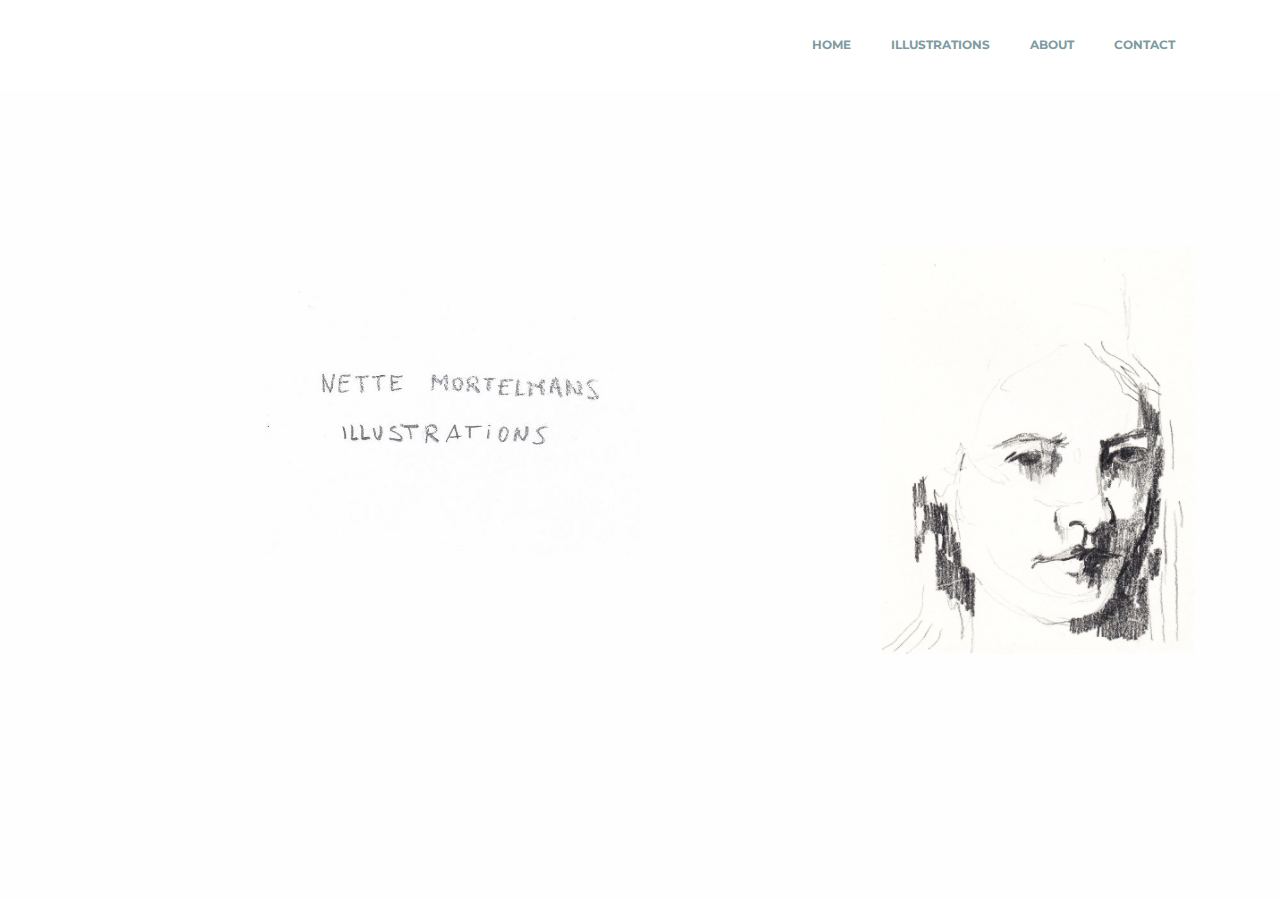
<file: index.html>
<!DOCTYPE html>
<html>
<head>
  <!-- Site made with Mobirise Website Builder v3.10.1, https://mobirise.com -->
  <meta charset="UTF-8">
  <meta http-equiv="X-UA-Compatible" content="IE=edge">
  <meta name="generator" content="Mobirise v3.10.1, mobirise.com">
  <meta name="viewport" content="width=device-width, initial-scale=1">
  <link rel="shortcut icon" href="assets/images/logo.png" type="image/x-icon">
  <meta name="description" content="nette mortelmans, tekeningen, illustraties, illustration, schilderijen, some paintings, muddy water, verdwalen in oude verhalen,  l'escaut blues, splanky rhythm, muziek, luca-school of arts, 2016, 2017">
  <title>Nette Mortelmans</title>
  <link rel="stylesheet" href="https://fonts.googleapis.com/css?family=Lora:400,700,400italic,700italic&amp;subset=latin">
  <link rel="stylesheet" href="https://fonts.googleapis.com/css?family=Montserrat:400,700">
  <link rel="stylesheet" href="https://fonts.googleapis.com/css?family=Raleway:100,100i,200,200i,300,300i,400,400i,500,500i,600,600i,700,700i,800,800i,900,900i">
  <link rel="stylesheet" href="assets/bootstrap-material-design-font/css/material.css">
  <link rel="stylesheet" href="assets/tether/tether.min.css">
  <link rel="stylesheet" href="assets/bootstrap/css/bootstrap.min.css">
  <link rel="stylesheet" href="assets/dropdown/css/style.css">
  <link rel="stylesheet" href="assets/theme/css/style.css">
  <link rel="stylesheet" href="assets/mobirise/css/mbr-additional.css" type="text/css">
  
  
  
</head>
<body>
<section id="ext_menu-12">

    <nav class="navbar navbar-dropdown navbar-fixed-top">
        <div class="container">

            <div class="mbr-table">
                
                <div class="mbr-table-cell">

                    <button class="navbar-toggler pull-xs-right hidden-md-up" type="button" data-toggle="collapse" data-target="#exCollapsingNavbar">
                        <div class="hamburger-icon"></div>
                    </button>

                    <ul class="nav-dropdown collapse pull-xs-right nav navbar-nav navbar-toggleable-sm" id="exCollapsingNavbar"><li class="nav-item"><a class="nav-link link" href="index.html">HOME</a></li><li class="nav-item"><a class="nav-link link" href="page1.html">ILLUSTRATIONS</a></li><li class="nav-item"><a class="nav-link link" href="page2.html">ABOUT</a></li><li class="nav-item"><a class="nav-link link" href="page3.html">CONTACT</a></li></ul>
                    <button hidden="" class="navbar-toggler navbar-close" type="button" data-toggle="collapse" data-target="#exCollapsingNavbar">
                        <div class="close-icon"></div>
                    </button>

                </div>
            </div>

        </div>
    </nav>

</section>

<section class="engine"><a rel="external" href="https://mobirise.com">responsive web creator software</a></section><section class="mbr-section mbr-section-hero mbr-section-full header2 mbr-parallax-background mbr-after-navbar" id="header2-11" style="background-image: url(assets/images/naam-6-2000x1414-37.jpg);">

    

    <div class="mbr-table mbr-table-full">
        <div class="mbr-table-cell">

            <div class="container">
                <div class="mbr-section row">
                    <div class="mbr-table-md-up">
                        
                        
                        

                        <div class="mbr-table-cell col-md-5 content-size text-xs-center text-md-right">

                            

                            <div class="mbr-section-text lead">
                                
                            </div>

                            

                        </div>
                        <div class="mbr-table-cell mbr-valign-top mbr-left-padding-md-up col-md-7 image-size" style="width: 34%;">
                            <div class="mbr-figure"><img src="assets/images/zelfportret-1400x1824-93.jpg"></div>
                        </div>

                    </div>
                </div>
            </div>

        </div>
    </div>

    

</section>


  <script src="assets/web/assets/jquery/jquery.min.js"></script>
  <script src="assets/tether/tether.min.js"></script>
  <script src="assets/bootstrap/js/bootstrap.min.js"></script>
  <script src="assets/smooth-scroll/SmoothScroll.js"></script>
  <script src="assets/jarallax/jarallax.js"></script>
  <script src="assets/dropdown/js/script.min.js"></script>
  <script src="assets/touchSwipe/jquery.touchSwipe.min.js"></script>
  <script src="assets/theme/js/script.js"></script>
  
  
 <div id="scrollToTop" class="scrollToTop mbr-arrow-up"><a style="text-align: center;"><i class="mbr-arrow-up-icon"></i></a></div>
  </body>
</html>
</file>
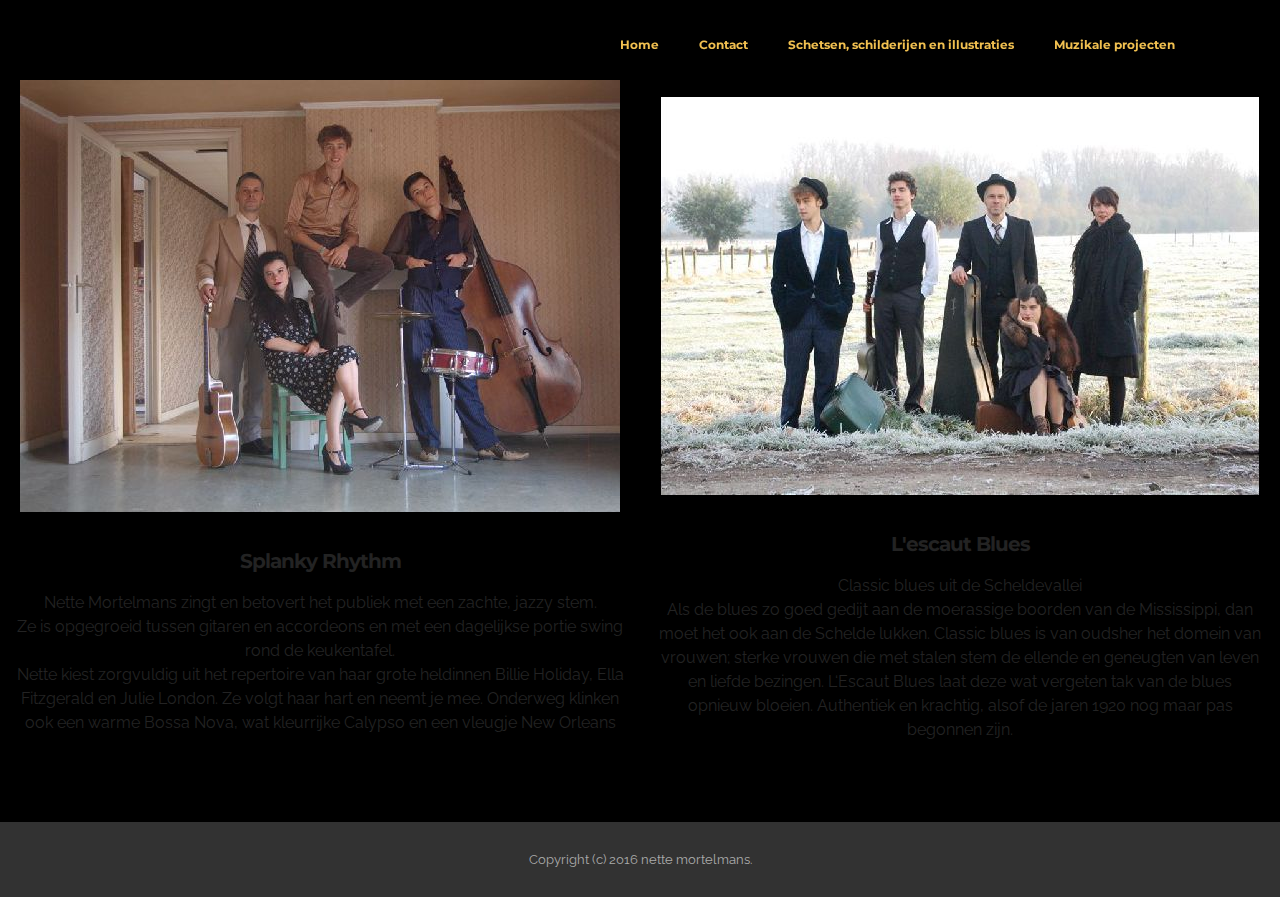
<file: muzikaleprojecten.html>
<!DOCTYPE html>
<html>
<head>
  <!-- Site made with Mobirise Website Builder v3.10.1, https://mobirise.com -->
  <meta charset="UTF-8">
  <meta http-equiv="X-UA-Compatible" content="IE=edge">
  <meta name="generator" content="Mobirise v3.10.1, mobirise.com">
  <meta name="viewport" content="width=device-width, initial-scale=1">
  <link rel="shortcut icon" href="assets/images/logo.png" type="image/x-icon">
  <meta name="description" content="l'escaut blues, splanky rhythm, nette mortelmans, hans mortelmans, anton lambert, joke dedain, michiel dondeyne, natan goessens, swing, classic blues, scheldevallei, 2016">
  <title>muzikale projecten</title>
  <link rel="stylesheet" href="https://fonts.googleapis.com/css?family=Lora:400,700,400italic,700italic&amp;subset=latin">
  <link rel="stylesheet" href="https://fonts.googleapis.com/css?family=Montserrat:400,700">
  <link rel="stylesheet" href="https://fonts.googleapis.com/css?family=Raleway:100,100i,200,200i,300,300i,400,400i,500,500i,600,600i,700,700i,800,800i,900,900i">
  <link rel="stylesheet" href="assets/bootstrap-material-design-font/css/material.css">
  <link rel="stylesheet" href="assets/tether/tether.min.css">
  <link rel="stylesheet" href="assets/bootstrap/css/bootstrap.min.css">
  <link rel="stylesheet" href="assets/dropdown/css/style.css">
  <link rel="stylesheet" href="assets/theme/css/style.css">
  <link rel="stylesheet" href="assets/mobirise/css/mbr-additional.css" type="text/css">
  
  
  
</head>
<body>
<section id="menu-v">

    <nav class="navbar navbar-dropdown bg-color transparent navbar-fixed-top">
        <div class="container">

            <div class="mbr-table">
                
                <div class="mbr-table-cell">

                    <button class="navbar-toggler pull-xs-right hidden-md-up" type="button" data-toggle="collapse" data-target="#exCollapsingNavbar">
                        <div class="hamburger-icon"></div>
                    </button>

                    <ul class="nav-dropdown collapse pull-xs-right nav navbar-nav navbar-toggleable-sm" id="exCollapsingNavbar"><li class="nav-item"><a class="nav-link link" href="https://mobirise.com/"></a></li><li class="nav-item dropdown"><a class="nav-link link" href="index.html" aria-expanded="false">Home</a></li><li class="nav-item"><a class="nav-link link" href="https://mobirise.com/" aria-expanded="false">Contact</a></li><li class="nav-item dropdown"><a class="nav-link link" href="tekeningen,schilderijenenillustraties.html" aria-expanded="false">Schetsen, schilderijen en illustraties</a></li><li class="nav-item dropdown"><a class="nav-link link" href="muzikaleprojecten.html" aria-expanded="false">Muzikale projecten</a></li></ul>
                    <button hidden="" class="navbar-toggler navbar-close" type="button" data-toggle="collapse" data-target="#exCollapsingNavbar">
                        <div class="close-icon"></div>
                    </button>

                </div>
            </div>

        </div>
    </nav>

</section>

<section class="engine"><a rel="external" href="https://mobirise.com">best mobile web site design software download</a></section><section class="mbr-cards mbr-section mbr-section-nopadding mbr-after-navbar" id="features3-x" style="background-color: rgb(0, 0, 0);">

    

    <div class="mbr-cards-row row">
        <div class="mbr-cards-col col-xs-12 col-lg-6" style="padding-top: 80px; padding-bottom: 80px;">
            <div class="container">
              <div class="card cart-block">
                  <div class="card-img"><img src="assets/images/12112387-751411691629944-3183111988185174030-n-600x432-30.jpg" class="card-img-top"></div>
                  <div class="card-block">
                    <h4 class="card-title">Splanky Rhythm</h4>
                    <h5 class="card-subtitle"></h5>
                    <p class="card-text">Nette Mortelmans zingt en betovert het publiek met een zachte, jazzy stem.<br>Ze is opgegroeid tussen gitaren en accordeons en met een dagelijkse portie swing rond de keukentafel.<br>Nette kiest zorgvuldig uit het repertoire van haar grote heldinnen Billie Holiday, Ella Fitzgerald en Julie London. Ze volgt haar hart en neemt je mee. Onderweg klinken ook een warme Bossa Nova, wat kleurrijke Calypso en een vleugje New Orleans</p>
                    
                    </div>
                </div>
            </div>
        </div>
        <div class="mbr-cards-col col-xs-12 col-lg-6" style="padding-top: 80px; padding-bottom: 80px;">
            <div class="container">
                <div class="card cart-block">
                    <div class="card-img"><img src="assets/images/15085668-217604398676454-1765150514871490375-n-600x398-21.jpg" class="card-img-top"></div>
                    <div class="card-block">
                        <h4 class="card-title">L'escaut Blues</h4>
                        <h5 class="card-subtitle"></h5>
                        <p class="card-text">Classic blues uit de Scheldevallei<br><span style="font-size: 1rem; line-height: 1.5;">Als de blues zo goed gedijt aan de moerassige boorden van de Mississippi, dan moet het ook aan de Schelde lukken. Classic blues is van oudsher het domein van vrouwen; sterke vrouwen die met stalen stem de ellende en geneugten van leven en liefde bezingen. L‘Escaut Blues laat deze wat vergeten tak van de blues opnieuw bloeien. Authentiek en krachtig, alsof de jaren 1920 nog maar pas begonnen zijn.</span><br></p>
                        
                    </div>
                </div>
            </div>
        </div>
        
        
        
        
    </div>
</section>

<footer class="mbr-small-footer mbr-section mbr-section-nopadding" id="footer1-u" style="background-color: rgb(50, 50, 50); padding-top: 1.75rem; padding-bottom: 1.75rem;">
    
    <div class="container">
        <p class="text-xs-center">Copyright (c) 2016 nette mortelmans.</p>
    </div>
</footer>


  <script src="assets/web/assets/jquery/jquery.min.js"></script>
  <script src="assets/tether/tether.min.js"></script>
  <script src="assets/bootstrap/js/bootstrap.min.js"></script>
  <script src="assets/smooth-scroll/SmoothScroll.js"></script>
  <script src="assets/dropdown/js/script.min.js"></script>
  <script src="assets/touchSwipe/jquery.touchSwipe.min.js"></script>
  <script src="assets/theme/js/script.js"></script>
  
  
 <div id="scrollToTop" class="scrollToTop mbr-arrow-up"><a style="text-align: center;"><i class="mbr-arrow-up-icon"></i></a></div>
  </body>
</html>
</file>
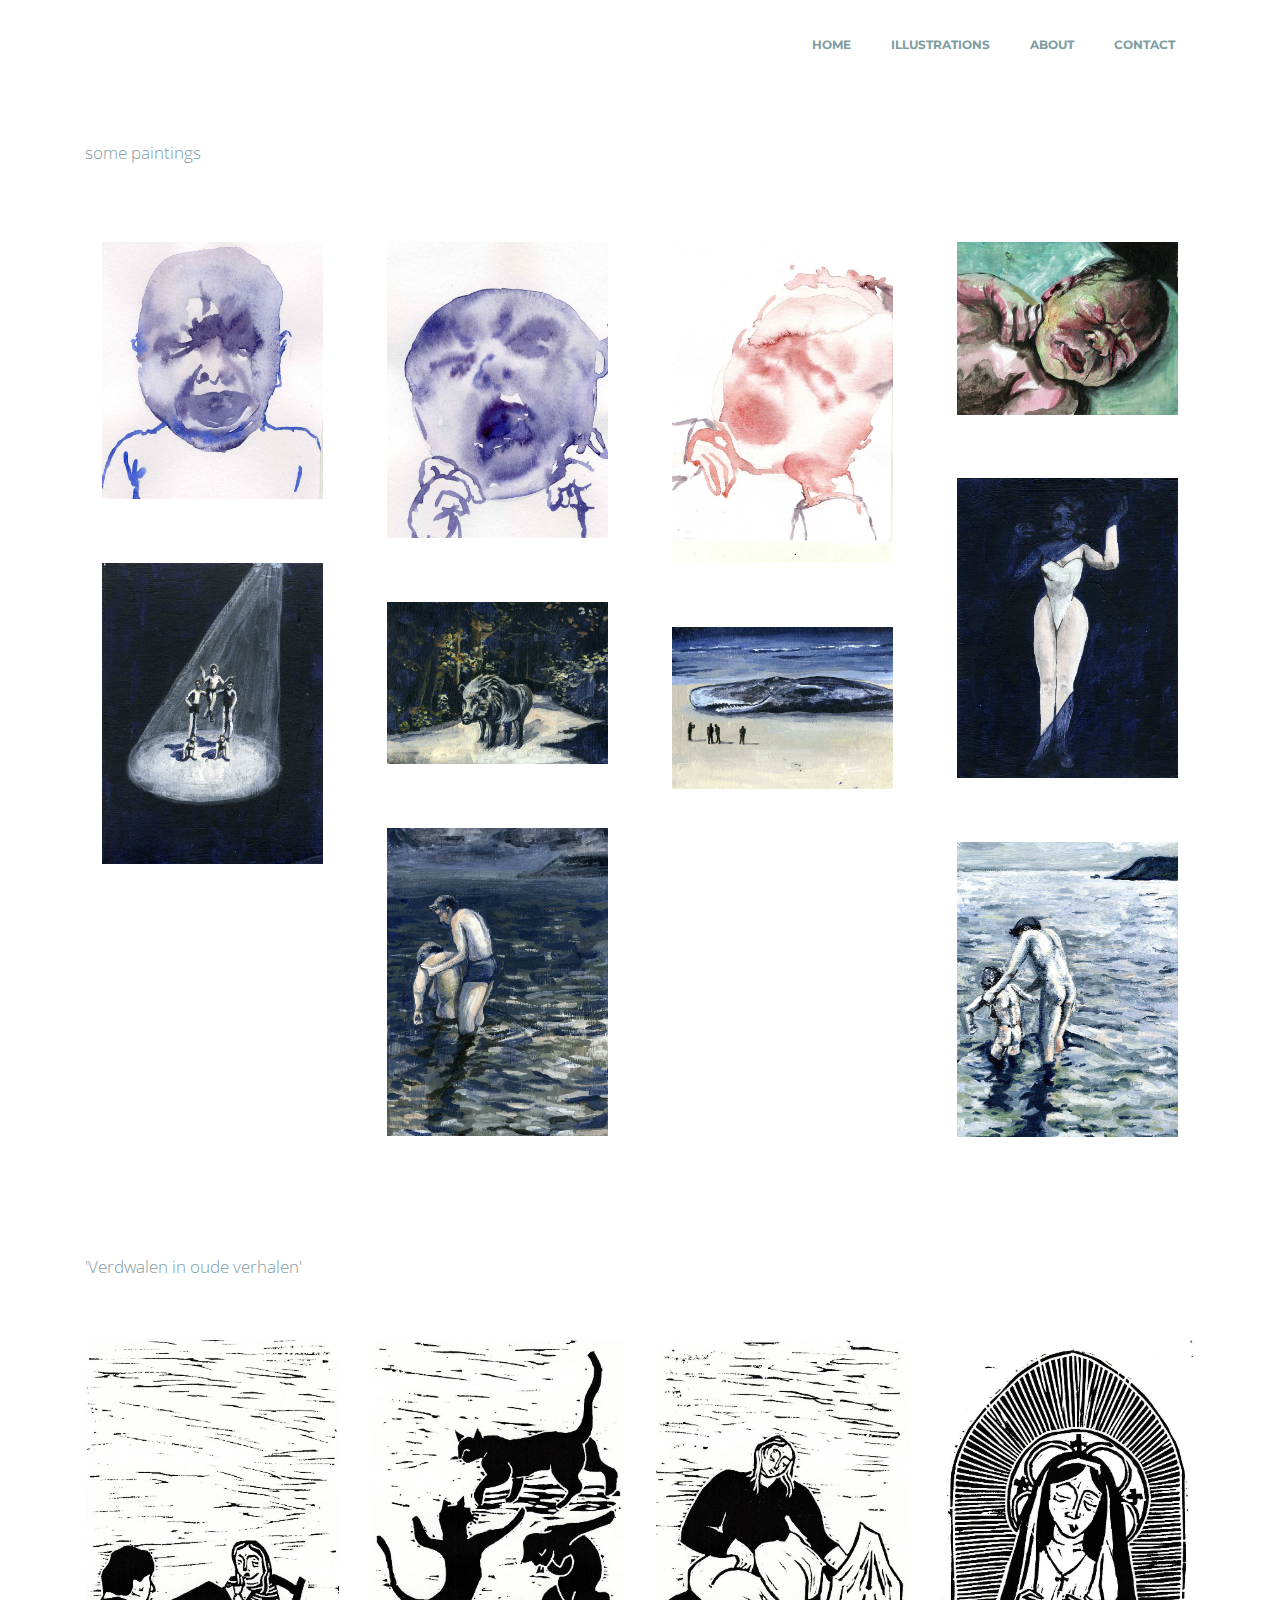
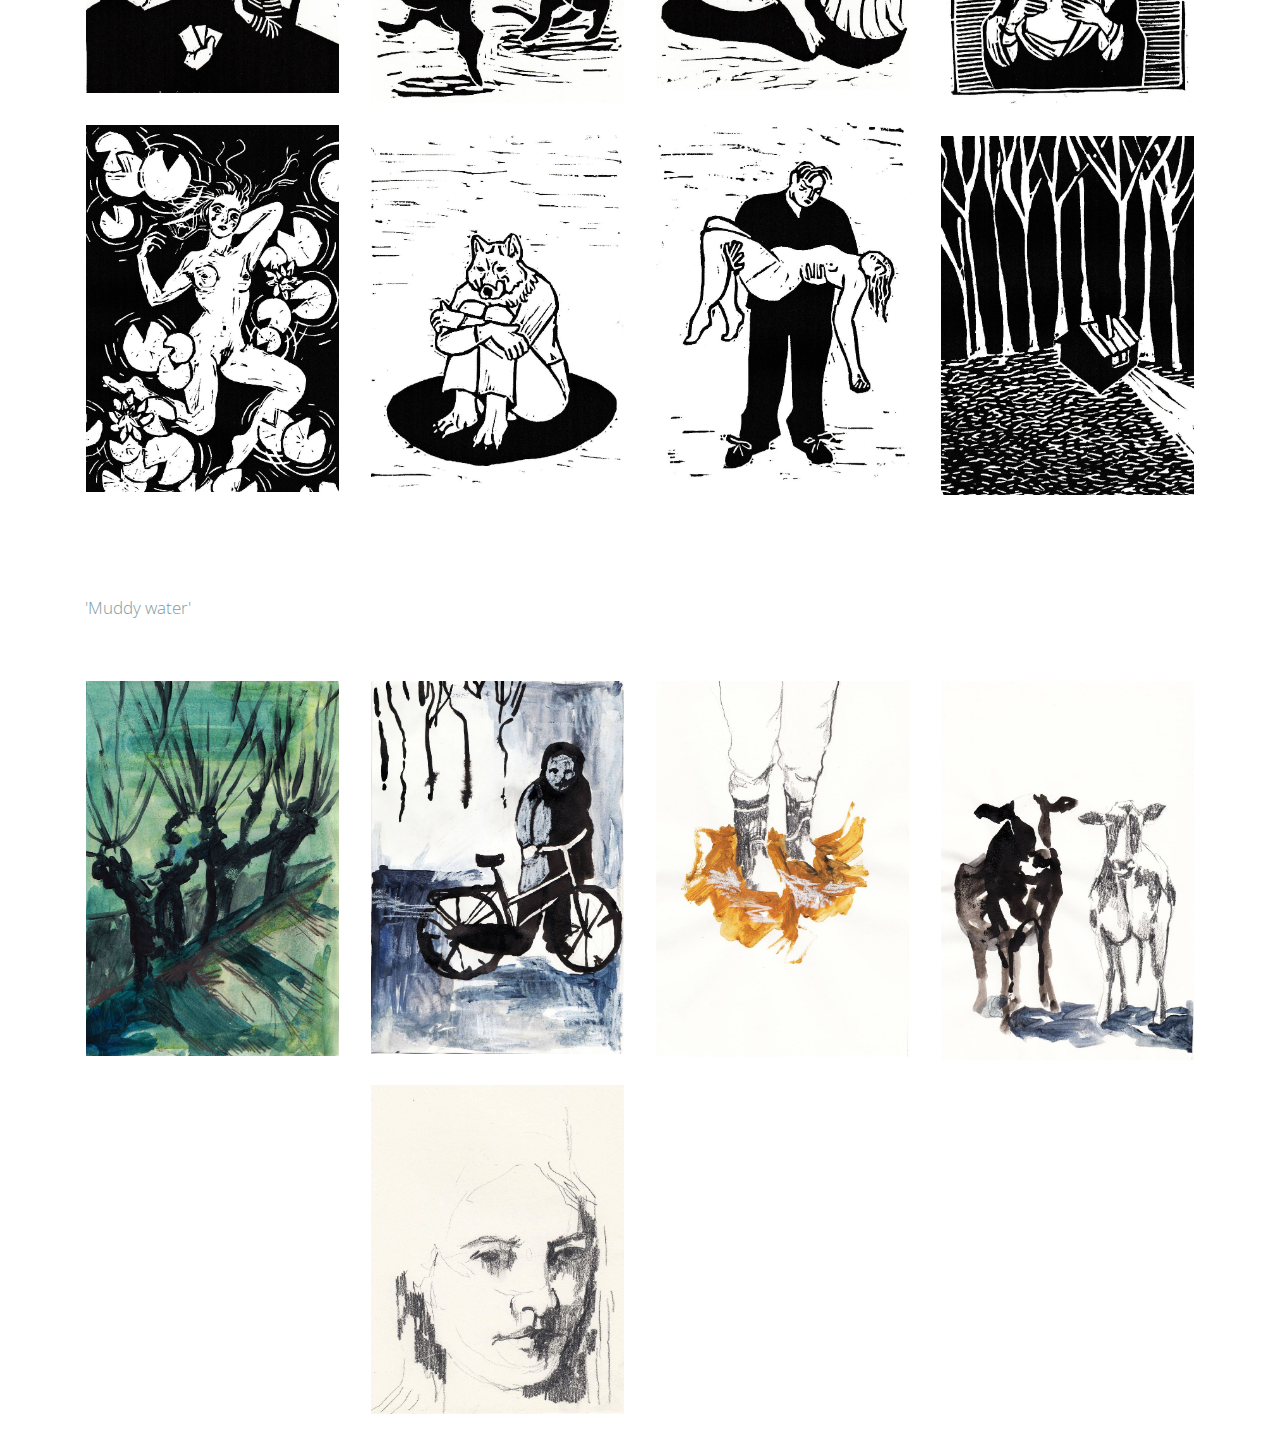
<file: page1.html>
<!DOCTYPE html>
<html>
<head>
  <!-- Site made with Mobirise Website Builder v3.10.1, https://mobirise.com -->
  <meta charset="UTF-8">
  <meta http-equiv="X-UA-Compatible" content="IE=edge">
  <meta name="generator" content="Mobirise v3.10.1, mobirise.com">
  <meta name="viewport" content="width=device-width, initial-scale=1">
  <link rel="shortcut icon" href="assets/images/logo.png" type="image/x-icon">
  <meta name="description" content="nette mortelmans, illustratie, sint-lucas luca school of art, gent">
  
  <link rel="stylesheet" href="https://fonts.googleapis.com/css?family=Lora:400,700,400italic,700italic&amp;subset=latin">
  <link rel="stylesheet" href="https://fonts.googleapis.com/css?family=Montserrat:400,700">
  <link rel="stylesheet" href="https://fonts.googleapis.com/css?family=Raleway:100,100i,200,200i,300,300i,400,400i,500,500i,600,600i,700,700i,800,800i,900,900i">
  <link rel="stylesheet" href="assets/bootstrap-material-design-font/css/material.css">
  <link rel="stylesheet" href="assets/et-line-font-plugin/style.css">
  <link rel="stylesheet" href="assets/tether/tether.min.css">
  <link rel="stylesheet" href="assets/bootstrap/css/bootstrap.min.css">
  <link rel="stylesheet" href="assets/dropdown/css/style.css">
  <link rel="stylesheet" href="assets/theme/css/style.css">
  <link rel="stylesheet" href="assets/mobirise-gallery/style.css">
  <link rel="stylesheet" href="assets/mobirise/css/mbr-additional.css" type="text/css">
  
  
  
</head>
<body>
<section id="ext_menu-1i">

    <nav class="navbar navbar-dropdown navbar-fixed-top">
        <div class="container">

            <div class="mbr-table">
                
                <div class="mbr-table-cell">

                    <button class="navbar-toggler pull-xs-right hidden-md-up" type="button" data-toggle="collapse" data-target="#exCollapsingNavbar">
                        <div class="hamburger-icon"></div>
                    </button>

                    <ul class="nav-dropdown collapse pull-xs-right nav navbar-nav navbar-toggleable-sm" id="exCollapsingNavbar"><li class="nav-item"><a class="nav-link link" href="index.html">HOME</a></li><li class="nav-item"><a class="nav-link link" href="page1.html">ILLUSTRATIONS</a></li><li class="nav-item"><a class="nav-link link" href="page2.html">ABOUT</a></li><li class="nav-item"><a class="nav-link link" href="page3.html">CONTACT</a></li></ul>
                    <button hidden="" class="navbar-toggler navbar-close" type="button" data-toggle="collapse" data-target="#exCollapsingNavbar">
                        <div class="close-icon"></div>
                    </button>

                </div>
            </div>

        </div>
    </nav>

</section>

<section class="engine"><a rel="external" href="https://mobirise.com">easy bootstrap website building software download</a></section><section class="mbr-section article mbr-section__container mbr-after-navbar" id="content1-1j" style="background-color: rgb(255, 255, 255); padding-top: 140px; padding-bottom: 20px;">

    <div class="container">
        <div class="row">
            <div class="col-xs-12 lead"><p>some paintings</p></div>
        </div>
    </div>

</section>

<section class="mbr-gallery mbr-section mbr-section-nopadding mbr-slider-carousel" id="gallery3-1k" data-filter="false" style="background-color: rgb(255, 255, 255); padding-top: 1.5rem; padding-bottom: 1.5rem;">
    <!-- Filter -->
    

    <!-- Gallery -->
    <div class="mbr-gallery-row container">
        <div class=" mbr-gallery-layout-default">
            <div>
                <div>
                    <div class="mbr-gallery-item mbr-gallery-item__mobirise3 mbr-gallery-item--p2" data-tags="Animated" data-video-url="false">
                        <div href="#lb-gallery3-1k" data-slide-to="0" data-toggle="modal">
                            
                            

                            <img alt="" src="assets/images/baby-1-kopie-2000x2331-97-2000x2331-37.jpg">
                            
                            <span class="icon-focus"></span>
                            
                        </div>
                    </div><div class="mbr-gallery-item mbr-gallery-item__mobirise3 mbr-gallery-item--p2" data-tags="Animated" data-video-url="false">
                        <div href="#lb-gallery3-1k" data-slide-to="1" data-toggle="modal">
                            
                            

                            <img alt="" src="assets/images/baby-2-kopie-2000x2685-5-2000x2685-23.jpg">
                            
                            <span class="icon-focus"></span>
                            
                        </div>
                    </div><div class="mbr-gallery-item mbr-gallery-item__mobirise3 mbr-gallery-item--p2" data-tags="Animated" data-video-url="false">
                        <div href="#lb-gallery3-1k" data-slide-to="2" data-toggle="modal">
                            
                            

                            <img alt="" src="assets/images/baby-3-kopie-2000x2904-66-2000x2904-62.jpg">
                            
                            <span class="icon-focus"></span>
                            
                        </div>
                    </div><div class="mbr-gallery-item mbr-gallery-item__mobirise3 mbr-gallery-item--p2" data-tags="Animated" data-video-url="false">
                        <div href="#lb-gallery3-1k" data-slide-to="3" data-toggle="modal">
                            
                            

                            <img alt="" src="assets/images/baby-painting-kopie-2000x1565-28-2000x1565-84.jpg">
                            
                            <span class="icon-focus"></span>
                            
                        </div>
                    </div><div class="mbr-gallery-item mbr-gallery-item__mobirise3 mbr-gallery-item--p2" data-tags="Animated" data-video-url="false">
                        <div href="#lb-gallery3-1k" data-slide-to="4" data-toggle="modal">
                            
                            

                            <img alt="" src="assets/images/circus-1-2000x2715-91-2000x2715-53.jpg">
                            
                            <span class="icon-focus"></span>
                            
                        </div>
                    </div><div class="mbr-gallery-item mbr-gallery-item__mobirise3 mbr-gallery-item--p2" data-tags="Animated" data-video-url="false">
                        <div href="#lb-gallery3-1k" data-slide-to="5" data-toggle="modal">
                            
                            

                            <img alt="" src="assets/images/circus-2-2000x2727-23-2000x2727-64.jpg">
                            
                            <span class="icon-focus"></span>
                            
                        </div>
                    </div><div class="mbr-gallery-item mbr-gallery-item__mobirise3 mbr-gallery-item--p2" data-tags="Animated" data-video-url="false">
                        <div href="#lb-gallery3-1k" data-slide-to="6" data-toggle="modal">
                            
                            

                            <img alt="" src="assets/images/everzwijn-2000x1466-50-2000x1466-44.jpg">
                            
                            <span class="icon-focus"></span>
                            
                        </div>
                    </div><div class="mbr-gallery-item mbr-gallery-item__mobirise3 mbr-gallery-item--p2" data-tags="Animated" data-video-url="false">
                        <div href="#lb-gallery3-1k" data-slide-to="7" data-toggle="modal">
                            
                            

                            <img alt="" src="assets/images/walvis-2000x1471-1-2000x1471-60.jpg">
                            
                            <span class="icon-focus"></span>
                            
                        </div>
                    </div><div class="mbr-gallery-item mbr-gallery-item__mobirise3 mbr-gallery-item--p2" data-tags="Animated" data-video-url="false">
                        <div href="#lb-gallery3-1k" data-slide-to="8" data-toggle="modal">
                            
                            

                            <img alt="" src="assets/images/moeder-en-zoon-2-2000x2793-49-2000x2793-70.jpg">
                            
                            <span class="icon-focus"></span>
                            
                        </div>
                    </div><div class="mbr-gallery-item mbr-gallery-item__mobirise3 mbr-gallery-item--p2" data-tags="Animated" data-video-url="false">
                        <div href="#lb-gallery3-1k" data-slide-to="9" data-toggle="modal">
                            
                            

                            <img alt="" src="assets/images/moeder-en-zoon1-2000x2673-49-2000x2673-41.jpg">
                            
                            <span class="icon-focus"></span>
                            
                        </div>
                    </div>
                </div>
            </div>
            <div class="clearfix"></div>
        </div>
    </div>

    <!-- Lightbox -->
    <div data-app-prevent-settings="" class="mbr-slider modal fade carousel slide" tabindex="-1" data-keyboard="true" data-interval="false" id="lb-gallery3-1k">
        <div class="modal-dialog">
            <div class="modal-content">
                <div class="modal-body">
                    
                    <div class="carousel-inner">
                        <div class="carousel-item">
                            <img alt="" src="assets/images/baby-1-kopie-2000x2331-97.jpg">
                        </div><div class="carousel-item">
                            <img alt="" src="assets/images/baby-2-kopie-2000x2685-5.jpg">
                        </div><div class="carousel-item">
                            <img alt="" src="assets/images/baby-3-kopie-2000x2904-66.jpg">
                        </div><div class="carousel-item">
                            <img alt="" src="assets/images/baby-painting-kopie-2000x1565-28.jpg">
                        </div><div class="carousel-item">
                            <img alt="" src="assets/images/circus-1-2000x2715-91.jpg">
                        </div><div class="carousel-item">
                            <img alt="" src="assets/images/circus-2-2000x2727-23.jpg">
                        </div><div class="carousel-item">
                            <img alt="" src="assets/images/everzwijn-2000x1466-50.jpg">
                        </div><div class="carousel-item">
                            <img alt="" src="assets/images/walvis-2000x1471-1.jpg">
                        </div><div class="carousel-item">
                            <img alt="" src="assets/images/moeder-en-zoon-2-2000x2793-49.jpg">
                        </div><div class="carousel-item active">
                            <img alt="" src="assets/images/moeder-en-zoon1-2000x2673-49.jpg">
                        </div>
                    </div>
                    <a class="left carousel-control" role="button" data-slide="prev" href="#lb-gallery3-1k">
                        <span class="icon-prev" aria-hidden="true"></span>
                        <span class="sr-only">Previous</span>
                    </a>
                    <a class="right carousel-control" role="button" data-slide="next" href="#lb-gallery3-1k">
                        <span class="icon-next" aria-hidden="true"></span>
                        <span class="sr-only">Next</span>
                    </a>

                    <a class="close" href="#" role="button" data-dismiss="modal">
                        <span aria-hidden="true">×</span>
                        <span class="sr-only">Close</span>
                    </a>
                </div>
            </div>
        </div>
    </div>
</section>

<section class="mbr-section article mbr-section__container" id="content1-1m" style="background-color: rgb(255, 255, 255); padding-top: 60px; padding-bottom: 20px;">

    <div class="container">
        <div class="row">
            <div class="col-xs-12 lead">'Verdwalen in oude verhalen'</div>
        </div>
    </div>

</section>

<section class="mbr-gallery mbr-section mbr-section-nopadding mbr-slider-carousel" id="gallery3-1n" data-filter="false" style="background-color: rgb(255, 255, 255); padding-top: 1.5rem; padding-bottom: 1.5rem;">
    <!-- Filter -->
    

    <!-- Gallery -->
    <div class="mbr-gallery-row container">
        <div class=" mbr-gallery-layout-default">
            <div>
                <div>
                    <div class="mbr-gallery-item mbr-gallery-item__mobirise3 mbr-gallery-item--p1" data-tags="Awesome" data-video-url="false">
                        <div href="#lb-gallery3-1n" data-slide-to="0" data-toggle="modal">
                            
                            

                            <img alt="" src="assets/images/klopgeesten-2000x2797-12-2000x2797-78.jpg">
                            
                            <span class="icon-focus"></span>
                            
                        </div>
                    </div><div class="mbr-gallery-item mbr-gallery-item__mobirise3 mbr-gallery-item--p1" data-tags="Awesome" data-video-url="false">
                        <div href="#lb-gallery3-1n" data-slide-to="1" data-toggle="modal">
                            
                            

                            <img alt="" src="assets/images/katten-2000x2871-79-2000x2871-11.jpg">
                            
                            <span class="icon-focus"></span>
                            
                        </div>
                    </div><div class="mbr-gallery-item mbr-gallery-item__mobirise3 mbr-gallery-item--p1" data-tags="Awesome" data-video-url="false">
                        <div href="#lb-gallery3-1n" data-slide-to="2" data-toggle="modal">
                            
                            

                            <img alt="" src="assets/images/kwaaie-oog-2000x2770-78-2000x2770-32.jpg">
                            
                            <span class="icon-focus"></span>
                            
                        </div>
                    </div><div class="mbr-gallery-item mbr-gallery-item__mobirise3 mbr-gallery-item--p1" data-tags="Awesome" data-video-url="false">
                        <div href="#lb-gallery3-1n" data-slide-to="3" data-toggle="modal">
                            
                            

                            <img alt="" src="assets/images/maria-2000x2877-33-2000x2877-8.jpg">
                            
                            <span class="icon-focus"></span>
                            
                        </div>
                    </div><div class="mbr-gallery-item mbr-gallery-item__mobirise3 mbr-gallery-item--p1" data-tags="Awesome" data-video-url="false">
                        <div href="#lb-gallery3-1n" data-slide-to="4" data-toggle="modal">
                            
                            

                            <img alt="" src="assets/images/moord-2000x2842-13-2000x2842-14.jpg">
                            
                            <span class="icon-focus"></span>
                            
                        </div>
                    </div><div class="mbr-gallery-item mbr-gallery-item__mobirise3 mbr-gallery-item--p1" data-tags="Awesome" data-video-url="false">
                        <div href="#lb-gallery3-1n" data-slide-to="5" data-toggle="modal">
                            
                            

                            <img alt="" src="assets/images/waterlelies-2000x2905-30-2000x2905-73.jpg">
                            
                            <span class="icon-focus"></span>
                            
                        </div>
                    </div><div class="mbr-gallery-item mbr-gallery-item__mobirise3 mbr-gallery-item--p1" data-tags="Awesome" data-video-url="false">
                        <div href="#lb-gallery3-1n" data-slide-to="6" data-toggle="modal">
                            
                            

                            <img alt="" src="assets/images/wolf-2000x2782-28-2000x2782-33.jpg">
                            
                            <span class="icon-focus"></span>
                            
                        </div>
                    </div><div class="mbr-gallery-item mbr-gallery-item__mobirise3 mbr-gallery-item--p1" data-tags="Awesome" data-video-url="false">
                        <div href="#lb-gallery3-1n" data-slide-to="7" data-toggle="modal">
                            
                            

                            <img alt="" src="assets/images/ziekenmans-2000x2843-47-2000x2843-73.jpg">
                            
                            <span class="icon-focus"></span>
                            
                        </div>
                    </div>
                </div>
            </div>
            <div class="clearfix"></div>
        </div>
    </div>

    <!-- Lightbox -->
    <div data-app-prevent-settings="" class="mbr-slider modal fade carousel slide" tabindex="-1" data-keyboard="true" data-interval="false" id="lb-gallery3-1n">
        <div class="modal-dialog">
            <div class="modal-content">
                <div class="modal-body">
                    <ol class="carousel-indicators">
                        <li data-app-prevent-settings="" data-target="#lb-gallery3-1n" data-slide-to="0"></li><li data-app-prevent-settings="" data-target="#lb-gallery3-1n" data-slide-to="1"></li><li data-app-prevent-settings="" data-target="#lb-gallery3-1n" data-slide-to="2"></li><li data-app-prevent-settings="" data-target="#lb-gallery3-1n" data-slide-to="3"></li><li data-app-prevent-settings="" data-target="#lb-gallery3-1n" data-slide-to="4"></li><li data-app-prevent-settings="" data-target="#lb-gallery3-1n" data-slide-to="5"></li><li data-app-prevent-settings="" data-target="#lb-gallery3-1n" data-slide-to="6"></li><li data-app-prevent-settings="" data-target="#lb-gallery3-1n" class=" active" data-slide-to="7"></li>
                    </ol>
                    <div class="carousel-inner">
                        <div class="carousel-item">
                            <img alt="" src="assets/images/klopgeesten-2000x2797-12.jpg">
                        </div><div class="carousel-item">
                            <img alt="" src="assets/images/katten-2000x2871-79.jpg">
                        </div><div class="carousel-item">
                            <img alt="" src="assets/images/kwaaie-oog-2000x2770-78.jpg">
                        </div><div class="carousel-item">
                            <img alt="" src="assets/images/maria-2000x2877-33.jpg">
                        </div><div class="carousel-item">
                            <img alt="" src="assets/images/moord-2000x2842-13.jpg">
                        </div><div class="carousel-item">
                            <img alt="" src="assets/images/waterlelies-2000x2905-30.jpg">
                        </div><div class="carousel-item">
                            <img alt="" src="assets/images/wolf-2000x2782-28.jpg">
                        </div><div class="carousel-item active">
                            <img alt="" src="assets/images/ziekenmans-2000x2843-47.jpg">
                        </div>
                    </div>
                    <a class="left carousel-control" role="button" data-slide="prev" href="#lb-gallery3-1n">
                        <span class="icon-prev" aria-hidden="true"></span>
                        <span class="sr-only">Previous</span>
                    </a>
                    <a class="right carousel-control" role="button" data-slide="next" href="#lb-gallery3-1n">
                        <span class="icon-next" aria-hidden="true"></span>
                        <span class="sr-only">Next</span>
                    </a>

                    <a class="close" href="#" role="button" data-dismiss="modal">
                        <span aria-hidden="true">×</span>
                        <span class="sr-only">Close</span>
                    </a>
                </div>
            </div>
        </div>
    </div>
</section>

<section class="mbr-section article mbr-section__container" id="content1-1o" style="background-color: rgb(255, 255, 255); padding-top: 60px; padding-bottom: 20px;">

    <div class="container">
        <div class="row">
            <div class="col-xs-12 lead"><p>'Muddy water'</p></div>
        </div>
    </div>

</section>

<section class="mbr-gallery mbr-section mbr-section-nopadding mbr-slider-carousel" id="gallery3-1p" data-filter="false" style="background-color: rgb(255, 255, 255); padding-top: 1.5rem; padding-bottom: 1.5rem;">
    <!-- Filter -->
    

    <!-- Gallery -->
    <div class="mbr-gallery-row container">
        <div class=" mbr-gallery-layout-default">
            <div>
                <div>
                    <div class="mbr-gallery-item mbr-gallery-item__mobirise3 mbr-gallery-item--p1" data-tags="Awesome" data-video-url="false">
                        <div href="#lb-gallery3-1p" data-slide-to="0" data-toggle="modal">
                            
                            

                            <img alt="" src="assets/images/knotwilgen-beter-hersteld-2000x2968-46-2000x2968-51.jpg">
                            
                            <span class="icon-focus"></span>
                            
                        </div>
                    </div><div class="mbr-gallery-item mbr-gallery-item__mobirise3 mbr-gallery-item--p1" data-tags="Awesome" data-video-url="false">
                        <div href="#lb-gallery3-1p" data-slide-to="1" data-toggle="modal">
                            
                            

                            <img alt="" src="assets/images/fiets-hersteld-2000x2947-15-2000x2947-31.jpg">
                            
                            <span class="icon-focus"></span>
                            
                        </div>
                    </div><div class="mbr-gallery-item mbr-gallery-item__mobirise3 mbr-gallery-item--p1" data-tags="Awesome" data-video-url="false">
                        <div href="#lb-gallery3-1p" data-slide-to="2" data-toggle="modal">
                            
                            

                            <img alt="" src="assets/images/modder-hersteld-2000x2977-57-2000x2977-28.jpg">
                            
                            <span class="icon-focus"></span>
                            
                        </div>
                    </div><div class="mbr-gallery-item mbr-gallery-item__mobirise3 mbr-gallery-item--p1" data-tags="Awesome" data-video-url="false">
                        <div href="#lb-gallery3-1p" data-slide-to="3" data-toggle="modal">
                            
                            

                            <img alt="" src="assets/images/koeien-hersteld-2000x2997-58-2000x2997-27.jpg">
                            
                            <span class="icon-focus"></span>
                            
                        </div>
                    </div><div class="mbr-gallery-item mbr-gallery-item__mobirise3 mbr-gallery-item--p1" data-tags="Awesome" data-video-url="false">
                        <div href="#lb-gallery3-1p" data-slide-to="4" data-toggle="modal">
                            
                            

                            <img alt="" src="assets/images/zelfportret-2000x2606-26-2000x2606-72.jpg">
                            
                            <span class="icon-focus"></span>
                            
                        </div>
                    </div>
                </div>
            </div>
            <div class="clearfix"></div>
        </div>
    </div>

    <!-- Lightbox -->
    <div data-app-prevent-settings="" class="mbr-slider modal fade carousel slide" tabindex="-1" data-keyboard="true" data-interval="false" id="lb-gallery3-1p">
        <div class="modal-dialog">
            <div class="modal-content">
                <div class="modal-body">
                    <ol class="carousel-indicators">
                        <li data-app-prevent-settings="" data-target="#lb-gallery3-1p" data-slide-to="0"></li><li data-app-prevent-settings="" data-target="#lb-gallery3-1p" data-slide-to="1"></li><li data-app-prevent-settings="" data-target="#lb-gallery3-1p" data-slide-to="2"></li><li data-app-prevent-settings="" data-target="#lb-gallery3-1p" data-slide-to="3"></li><li data-app-prevent-settings="" data-target="#lb-gallery3-1p" class=" active" data-slide-to="4"></li>
                    </ol>
                    <div class="carousel-inner">
                        <div class="carousel-item">
                            <img alt="" src="assets/images/knotwilgen-beter-hersteld-2000x2968-46.jpg">
                        </div><div class="carousel-item">
                            <img alt="" src="assets/images/fiets-hersteld-2000x2947-15.jpg">
                        </div><div class="carousel-item">
                            <img alt="" src="assets/images/modder-hersteld-2000x2977-57.jpg">
                        </div><div class="carousel-item">
                            <img alt="" src="assets/images/koeien-hersteld-2000x2997-58.jpg">
                        </div><div class="carousel-item active">
                            <img alt="" src="assets/images/zelfportret-2000x2606-26.jpg">
                        </div>
                    </div>
                    <a class="left carousel-control" role="button" data-slide="prev" href="#lb-gallery3-1p">
                        <span class="icon-prev" aria-hidden="true"></span>
                        <span class="sr-only">Previous</span>
                    </a>
                    <a class="right carousel-control" role="button" data-slide="next" href="#lb-gallery3-1p">
                        <span class="icon-next" aria-hidden="true"></span>
                        <span class="sr-only">Next</span>
                    </a>

                    <a class="close" href="#" role="button" data-dismiss="modal">
                        <span aria-hidden="true">×</span>
                        <span class="sr-only">Close</span>
                    </a>
                </div>
            </div>
        </div>
    </div>
</section>


  <script src="assets/web/assets/jquery/jquery.min.js"></script>
  <script src="assets/tether/tether.min.js"></script>
  <script src="assets/bootstrap/js/bootstrap.min.js"></script>
  <script src="assets/smooth-scroll/SmoothScroll.js"></script>
  <script src="assets/dropdown/js/script.min.js"></script>
  <script src="assets/touchSwipe/jquery.touchSwipe.min.js"></script>
  <script src="assets/masonry/masonry.pkgd.min.js"></script>
  <script src="assets/imagesloaded/imagesloaded.pkgd.min.js"></script>
  <script src="assets/bootstrap-carousel-swipe/bootstrap-carousel-swipe.js"></script>
  <script src="assets/theme/js/script.js"></script>
  <script src="assets/mobirise-gallery/player.min.js"></script>
  <script src="assets/mobirise-gallery/script.js"></script>
  
  
 <div id="scrollToTop" class="scrollToTop mbr-arrow-up"><a style="text-align: center;"><i class="mbr-arrow-up-icon"></i></a></div>
  </body>
</html>
</file>
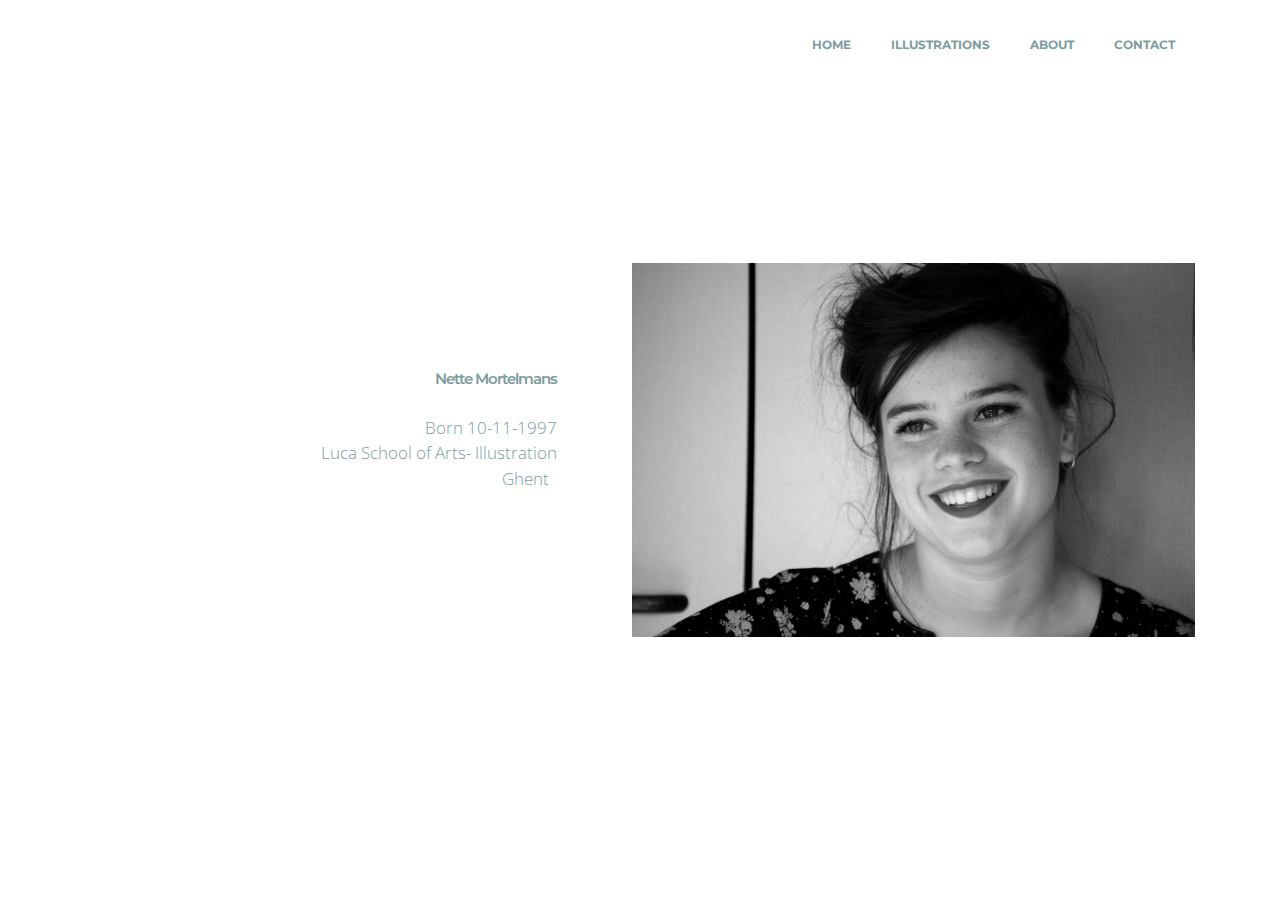
<file: page2.html>
<!DOCTYPE html>
<html>
<head>
  <!-- Site made with Mobirise Website Builder v3.10.1, https://mobirise.com -->
  <meta charset="UTF-8">
  <meta http-equiv="X-UA-Compatible" content="IE=edge">
  <meta name="generator" content="Mobirise v3.10.1, mobirise.com">
  <meta name="viewport" content="width=device-width, initial-scale=1">
  <link rel="shortcut icon" href="assets/images/logo.png" type="image/x-icon">
  <meta name="description" content="nette mortelmans, illustration, illustratie, about">
  
  <link rel="stylesheet" href="https://fonts.googleapis.com/css?family=Lora:400,700,400italic,700italic&amp;subset=latin">
  <link rel="stylesheet" href="https://fonts.googleapis.com/css?family=Montserrat:400,700">
  <link rel="stylesheet" href="https://fonts.googleapis.com/css?family=Raleway:100,100i,200,200i,300,300i,400,400i,500,500i,600,600i,700,700i,800,800i,900,900i">
  <link rel="stylesheet" href="assets/bootstrap-material-design-font/css/material.css">
  <link rel="stylesheet" href="assets/tether/tether.min.css">
  <link rel="stylesheet" href="assets/bootstrap/css/bootstrap.min.css">
  <link rel="stylesheet" href="assets/dropdown/css/style.css">
  <link rel="stylesheet" href="assets/theme/css/style.css">
  <link rel="stylesheet" href="assets/mobirise/css/mbr-additional.css" type="text/css">
  
  
  
</head>
<body>
<section id="ext_menu-1l">

    <nav class="navbar navbar-dropdown navbar-fixed-top">
        <div class="container">

            <div class="mbr-table">
                
                <div class="mbr-table-cell">

                    <button class="navbar-toggler pull-xs-right hidden-md-up" type="button" data-toggle="collapse" data-target="#exCollapsingNavbar">
                        <div class="hamburger-icon"></div>
                    </button>

                    <ul class="nav-dropdown collapse pull-xs-right nav navbar-nav navbar-toggleable-sm" id="exCollapsingNavbar"><li class="nav-item"><a class="nav-link link" href="index.html">HOME</a></li><li class="nav-item"><a class="nav-link link" href="page1.html">ILLUSTRATIONS</a></li><li class="nav-item"><a class="nav-link link" href="page2.html">ABOUT</a></li><li class="nav-item"><a class="nav-link link" href="page3.html">CONTACT</a></li></ul>
                    <button hidden="" class="navbar-toggler navbar-close" type="button" data-toggle="collapse" data-target="#exCollapsingNavbar">
                        <div class="close-icon"></div>
                    </button>

                </div>
            </div>

        </div>
    </nav>

</section>

<section class="engine"><a rel="external" href="https://mobirise.com">drag and drop website development software</a></section><section class="mbr-section mbr-section-hero mbr-section-full header2 mbr-after-navbar" id="header2-1q" style="background-color: rgb(255, 255, 255);">

    

    <div class="mbr-table mbr-table-full">
        <div class="mbr-table-cell">

            <div class="container">
                <div class="mbr-section row">
                    <div class="mbr-table-md-up">
                        
                        
                        

                        <div class="mbr-table-cell col-md-5 content-size text-xs-center text-md-right">

                            <h3 class="mbr-section-title display-2">Nette Mortelmans</h3>

                            <div class="mbr-section-text lead">
                                <p>Born 10-11-1997<br>Luca School of Arts- Illustration<br>Ghent &nbsp;</p>
                            </div>

                            

                        </div>
                        <div class="mbr-table-cell mbr-valign-top mbr-left-padding-md-up col-md-7 image-size" style="width: 56%;">
                            <div class="mbr-figure"><img src="assets/images/dsc-0166-hersteld-2.jpg"></div>
                        </div>

                    </div>
                </div>
            </div>

        </div>
    </div>

    

</section>


  <script src="assets/web/assets/jquery/jquery.min.js"></script>
  <script src="assets/tether/tether.min.js"></script>
  <script src="assets/bootstrap/js/bootstrap.min.js"></script>
  <script src="assets/smooth-scroll/SmoothScroll.js"></script>
  <script src="assets/dropdown/js/script.min.js"></script>
  <script src="assets/touchSwipe/jquery.touchSwipe.min.js"></script>
  <script src="assets/theme/js/script.js"></script>
  
  
 <div id="scrollToTop" class="scrollToTop mbr-arrow-up"><a style="text-align: center;"><i class="mbr-arrow-up-icon"></i></a></div>
  </body>
</html>
</file>
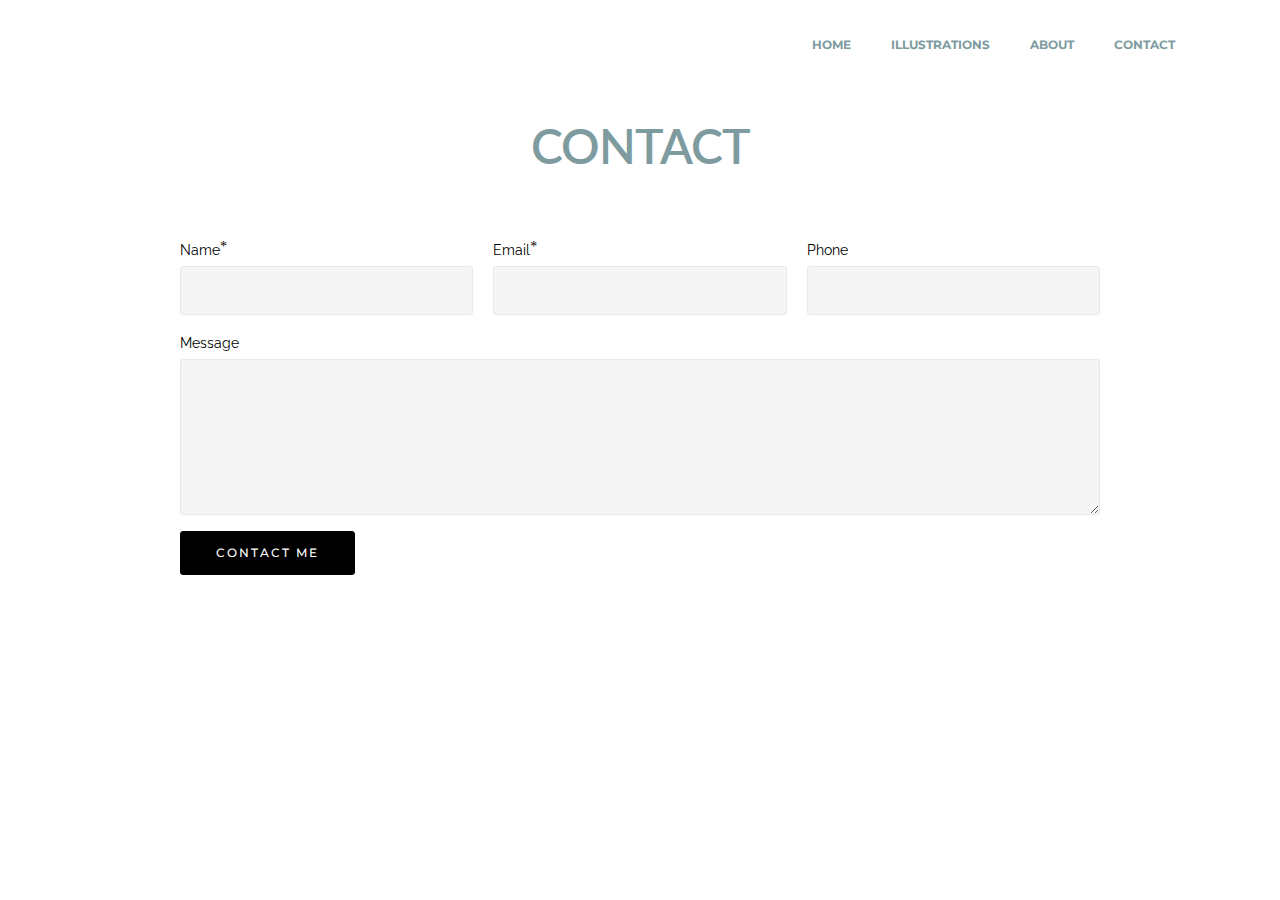
<file: page3.html>
<!DOCTYPE html>
<html>
<head>
  <!-- Site made with Mobirise Website Builder v3.10.1, https://mobirise.com -->
  <meta charset="UTF-8">
  <meta http-equiv="X-UA-Compatible" content="IE=edge">
  <meta name="generator" content="Mobirise v3.10.1, mobirise.com">
  <meta name="viewport" content="width=device-width, initial-scale=1">
  <link rel="shortcut icon" href="assets/images/logo.png" type="image/x-icon">
  <meta name="description" content="nette mortelmans, illustration, contact">
  
  <link rel="stylesheet" href="https://fonts.googleapis.com/css?family=Lora:400,700,400italic,700italic&amp;subset=latin">
  <link rel="stylesheet" href="https://fonts.googleapis.com/css?family=Montserrat:400,700">
  <link rel="stylesheet" href="https://fonts.googleapis.com/css?family=Raleway:100,100i,200,200i,300,300i,400,400i,500,500i,600,600i,700,700i,800,800i,900,900i">
  <link rel="stylesheet" href="assets/bootstrap-material-design-font/css/material.css">
  <link rel="stylesheet" href="assets/tether/tether.min.css">
  <link rel="stylesheet" href="assets/bootstrap/css/bootstrap.min.css">
  <link rel="stylesheet" href="assets/dropdown/css/style.css">
  <link rel="stylesheet" href="assets/theme/css/style.css">
  <link rel="stylesheet" href="assets/mobirise/css/mbr-additional.css" type="text/css">
  
  
  
</head>
<body>
<section id="ext_menu-1r">

    <nav class="navbar navbar-dropdown navbar-fixed-top">
        <div class="container">

            <div class="mbr-table">
                
                <div class="mbr-table-cell">

                    <button class="navbar-toggler pull-xs-right hidden-md-up" type="button" data-toggle="collapse" data-target="#exCollapsingNavbar">
                        <div class="hamburger-icon"></div>
                    </button>

                    <ul class="nav-dropdown collapse pull-xs-right nav navbar-nav navbar-toggleable-sm" id="exCollapsingNavbar"><li class="nav-item"><a class="nav-link link" href="index.html">HOME</a></li><li class="nav-item"><a class="nav-link link" href="page1.html">ILLUSTRATIONS</a></li><li class="nav-item"><a class="nav-link link" href="page2.html">ABOUT</a></li><li class="nav-item"><a class="nav-link link" href="page3.html">CONTACT</a></li></ul>
                    <button hidden="" class="navbar-toggler navbar-close" type="button" data-toggle="collapse" data-target="#exCollapsingNavbar">
                        <div class="close-icon"></div>
                    </button>

                </div>
            </div>

        </div>
    </nav>

</section>

<section class="engine"><a rel="external" href="https://mobirise.com">free website building</a></section><section class="mbr-section mbr-after-navbar" id="form1-27" style="background-color: rgb(255, 255, 255); padding-top: 120px; padding-bottom: 120px;">
    
    <div class="mbr-section mbr-section__container mbr-section__container--middle">
        <div class="container">
            <div class="row">
                <div class="col-xs-12 text-xs-center">
                    <h3 class="mbr-section-title display-2">CONTACT</h3>
                    
                </div>
            </div>
        </div>
    </div>
    <div class="mbr-section mbr-section-nopadding">
        <div class="container">
            <div class="row">
                <div class="col-xs-12 col-lg-10 col-lg-offset-1" data-form-type="formoid">


                    <div data-form-alert="true">
                        <div hidden="" data-form-alert-success="true" class="alert alert-form alert-success text-xs-center">Thanks for filling out form!</div>
                    </div>


                    <form action="https://mobirise.com/" method="post" data-form-title="CONTACT">

                        <input type="hidden" value="KHYN02WkURb3gPV6Xz+k9Rif6tW56ixyoNGFsoEs0FkH4TwZ0f4JY6idHDYJikI9Cw22fYkcjUTY6rsLejDJPbYeAfjtSXlmTpobt7RnWtiz3Fvr140VtMmrUIfekriX" data-form-email="true">

                        <div class="row row-sm-offset">

                            <div class="col-xs-12 col-md-4">
                                <div class="form-group">
                                    <label class="form-control-label" for="form1-27-name">Name<span class="form-asterisk">*</span></label>
                                    <input type="text" class="form-control" name="name" required="" data-form-field="Name" id="form1-27-name">
                                </div>
                            </div>

                            <div class="col-xs-12 col-md-4">
                                <div class="form-group">
                                    <label class="form-control-label" for="form1-27-email">Email<span class="form-asterisk">*</span></label>
                                    <input type="email" class="form-control" name="email" required="" data-form-field="Email" id="form1-27-email">
                                </div>
                            </div>

                            <div class="col-xs-12 col-md-4">
                                <div class="form-group">
                                    <label class="form-control-label" for="form1-27-phone">Phone</label>
                                    <input type="tel" class="form-control" name="phone" data-form-field="Phone" id="form1-27-phone">
                                </div>
                            </div>

                        </div>

                        <div class="form-group">
                            <label class="form-control-label" for="form1-27-message">Message</label>
                            <textarea class="form-control" name="message" rows="7" data-form-field="Message" id="form1-27-message"></textarea>
                        </div>

                        <div><button type="submit" class="btn btn-primary">CONTACT ME</button></div>

                    </form>
                </div>
            </div>
        </div>
    </div>
</section>


  <script src="assets/web/assets/jquery/jquery.min.js"></script>
  <script src="assets/tether/tether.min.js"></script>
  <script src="assets/bootstrap/js/bootstrap.min.js"></script>
  <script src="assets/smooth-scroll/SmoothScroll.js"></script>
  <script src="assets/dropdown/js/script.min.js"></script>
  <script src="assets/touchSwipe/jquery.touchSwipe.min.js"></script>
  <script src="assets/theme/js/script.js"></script>
  <script src="assets/formoid/formoid.min.js"></script>
  
  
 <div id="scrollToTop" class="scrollToTop mbr-arrow-up"><a style="text-align: center;"><i class="mbr-arrow-up-icon"></i></a></div>
  </body>
</html>
</file>
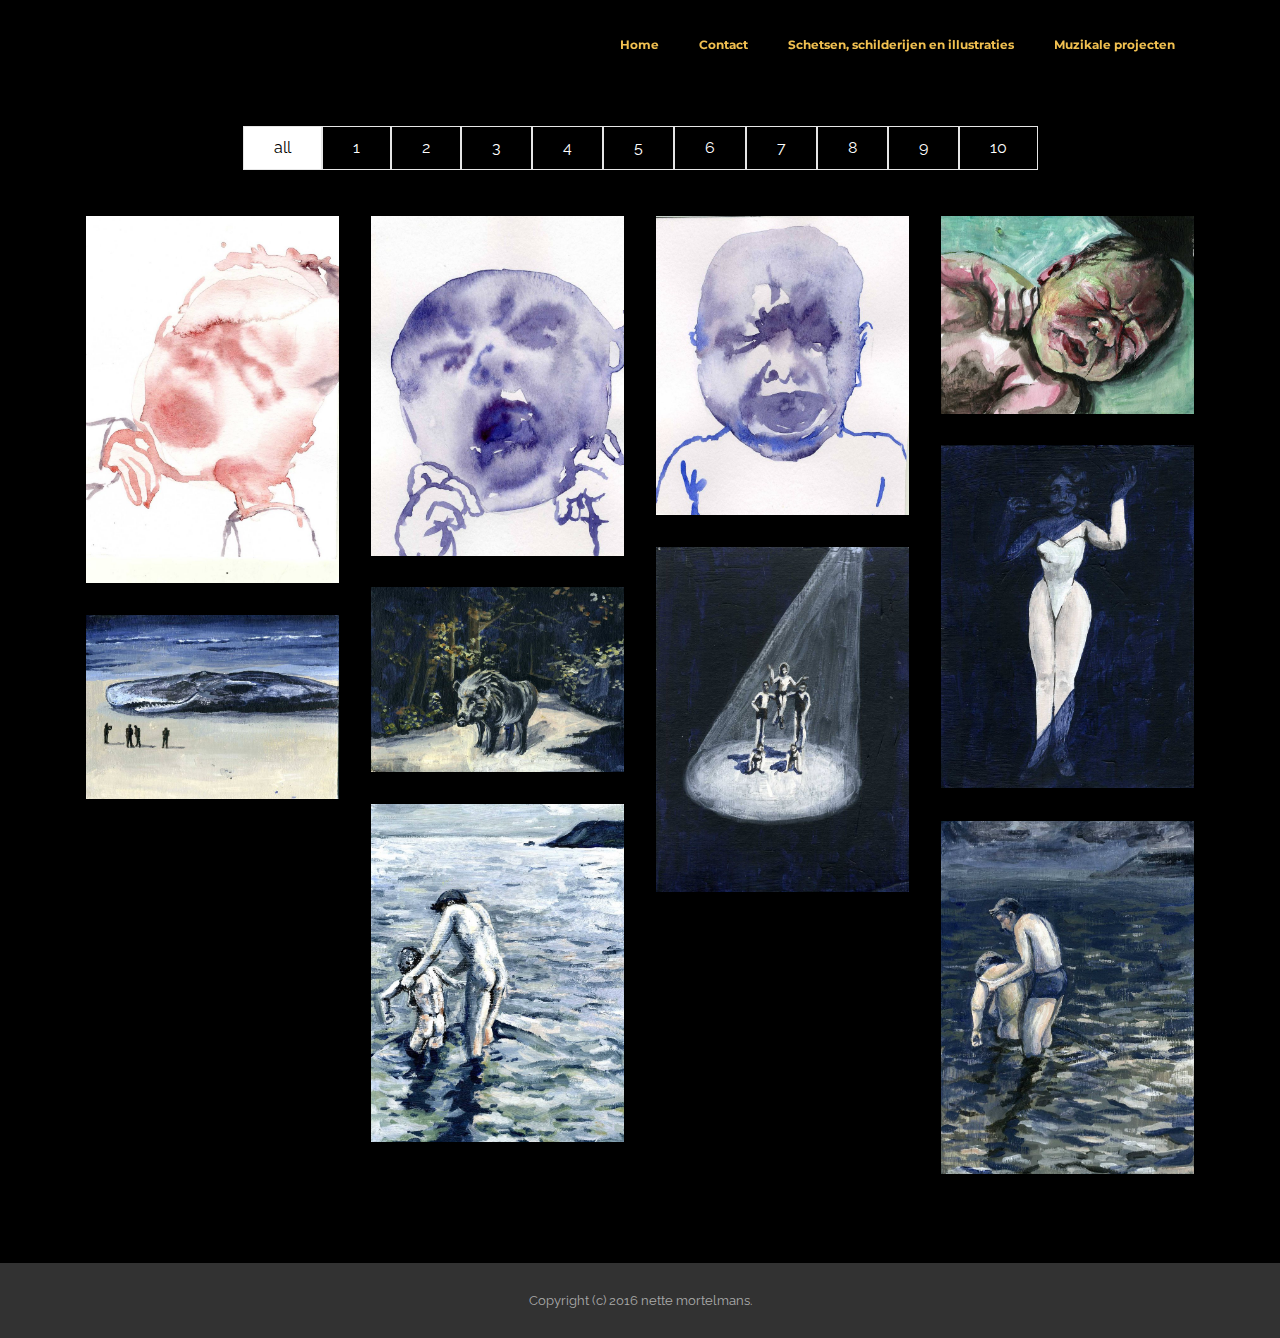
<file: tekeningen,schilderijenenillustraties.html>
<!DOCTYPE html>
<html>
<head>
  <!-- Site made with Mobirise Website Builder v3.10.1, https://mobirise.com -->
  <meta charset="UTF-8">
  <meta http-equiv="X-UA-Compatible" content="IE=edge">
  <meta name="generator" content="Mobirise v3.10.1, mobirise.com">
  <meta name="viewport" content="width=device-width, initial-scale=1">
  <link rel="shortcut icon" href="assets/images/logo.png" type="image/x-icon">
  <meta name="description" content="tekeningen, schilderijen, illustraties, nette mortelmans, luca-school of arts, 2016">
  <title>tekeningen, schilderijen en illustraties</title>
  <link rel="stylesheet" href="https://fonts.googleapis.com/css?family=Lora:400,700,400italic,700italic&amp;subset=latin">
  <link rel="stylesheet" href="https://fonts.googleapis.com/css?family=Montserrat:400,700">
  <link rel="stylesheet" href="https://fonts.googleapis.com/css?family=Raleway:100,100i,200,200i,300,300i,400,400i,500,500i,600,600i,700,700i,800,800i,900,900i">
  <link rel="stylesheet" href="assets/bootstrap-material-design-font/css/material.css">
  <link rel="stylesheet" href="assets/et-line-font-plugin/style.css">
  <link rel="stylesheet" href="assets/tether/tether.min.css">
  <link rel="stylesheet" href="assets/bootstrap/css/bootstrap.min.css">
  <link rel="stylesheet" href="assets/dropdown/css/style.css">
  <link rel="stylesheet" href="assets/theme/css/style.css">
  <link rel="stylesheet" href="assets/mobirise-gallery/style.css">
  <link rel="stylesheet" href="assets/mobirise/css/mbr-additional.css" type="text/css">
  
  
  
</head>
<body>
<section id="menu-s">

    <nav class="navbar navbar-dropdown bg-color transparent navbar-fixed-top">
        <div class="container">

            <div class="mbr-table">
                
                <div class="mbr-table-cell">

                    <button class="navbar-toggler pull-xs-right hidden-md-up" type="button" data-toggle="collapse" data-target="#exCollapsingNavbar">
                        <div class="hamburger-icon"></div>
                    </button>

                    <ul class="nav-dropdown collapse pull-xs-right nav navbar-nav navbar-toggleable-sm" id="exCollapsingNavbar"><li class="nav-item"><a class="nav-link link" href="https://mobirise.com/"></a></li><li class="nav-item dropdown"><a class="nav-link link" href="index.html" aria-expanded="false">Home</a></li><li class="nav-item"><a class="nav-link link" href="https://mobirise.com/" aria-expanded="false">Contact</a></li><li class="nav-item dropdown"><a class="nav-link link" href="tekeningen,schilderijenenillustraties.html" aria-expanded="false">Schetsen, schilderijen en illustraties</a></li><li class="nav-item dropdown"><a class="nav-link link" href="muzikaleprojecten.html" aria-expanded="false">Muzikale projecten</a></li></ul>
                    <button hidden="" class="navbar-toggler navbar-close" type="button" data-toggle="collapse" data-target="#exCollapsingNavbar">
                        <div class="close-icon"></div>
                    </button>

                </div>
            </div>

        </div>
    </nav>

</section>

<section class="engine"><a rel="external" href="https://mobirise.com">best website design</a></section><section class="mbr-gallery mbr-section mbr-section-nopadding mbr-slider-carousel mbr-after-navbar" id="gallery3-t" data-filter="true" style="background-color: rgb(0, 0, 0); padding-top: 6rem; padding-bottom: 4.5rem;">
    <!-- Filter -->
    <div class="mbr-gallery-filter container gallery-filter-active gallery-filter__bg">
        <ul>
            <li class="mbr-gallery-filter-all active">all</li>
        </ul>
    </div>

    <!-- Gallery -->
    <div class="mbr-gallery-row container">
        <div class=" mbr-gallery-layout-default">
            <div>
                <div>
                    <div class="mbr-gallery-item mbr-gallery-item__mobirise3 mbr-gallery-item--p1" data-tags="1" data-video-url="false">
                        <div href="#lb-gallery3-t" data-slide-to="0" data-toggle="modal">
                            
                            

                            <img alt="" src="assets/images/img036-2000x2904-44-2000x2904-1.jpg">
                            
                            <span class="icon-focus"></span>
                            
                        </div>
                    </div><div class="mbr-gallery-item mbr-gallery-item__mobirise3 mbr-gallery-item--p1" data-tags="2" data-video-url="false">
                        <div href="#lb-gallery3-t" data-slide-to="1" data-toggle="modal">
                            
                            

                            <img alt="" src="assets/images/img034-2000x2685-6-2000x2685-56.jpg">
                            
                            <span class="icon-focus"></span>
                            
                        </div>
                    </div><div class="mbr-gallery-item mbr-gallery-item__mobirise3 mbr-gallery-item--p1" data-tags="3" data-video-url="false">
                        <div href="#lb-gallery3-t" data-slide-to="2" data-toggle="modal">
                            
                            

                            <img alt="" src="assets/images/img035-2000x2366-26-2000x2366-72.jpg">
                            
                            <span class="icon-focus"></span>
                            
                        </div>
                    </div><div class="mbr-gallery-item mbr-gallery-item__mobirise3 mbr-gallery-item--p1" data-tags="4" data-video-url="false">
                        <div href="#lb-gallery3-t" data-slide-to="3" data-toggle="modal">
                            
                            

                            <img alt="" src="assets/images/img037-2000x1565-73-2000x1565-67.jpg">
                            
                            <span class="icon-focus"></span>
                            
                        </div>
                    </div><div class="mbr-gallery-item mbr-gallery-item__mobirise3 mbr-gallery-item--p1" data-tags="5" data-video-url="false">
                        <div href="#lb-gallery3-t" data-slide-to="4" data-toggle="modal">
                            
                            

                            <img alt="" src="assets/images/img038-2000x2715-63-2000x2715-98.jpg">
                            
                            <span class="icon-focus"></span>
                            
                        </div>
                    </div><div class="mbr-gallery-item mbr-gallery-item__mobirise3 mbr-gallery-item--p1" data-tags="6" data-video-url="false">
                        <div href="#lb-gallery3-t" data-slide-to="5" data-toggle="modal">
                            
                            

                            <img alt="" src="assets/images/img040-2000x2727-74-2000x2727-39.jpg">
                            
                            <span class="icon-focus"></span>
                            
                        </div>
                    </div><div class="mbr-gallery-item mbr-gallery-item__mobirise3 mbr-gallery-item--p1" data-tags="7" data-video-url="false">
                        <div href="#lb-gallery3-t" data-slide-to="6" data-toggle="modal">
                            
                            

                            <img alt="" src="assets/images/img041-2000x1466-70-2000x1466-42.jpg">
                            
                            <span class="icon-focus"></span>
                            
                        </div>
                    </div><div class="mbr-gallery-item mbr-gallery-item__mobirise3 mbr-gallery-item--p1" data-tags="8" data-video-url="false">
                        <div href="#lb-gallery3-t" data-slide-to="7" data-toggle="modal">
                            
                            

                            <img alt="" src="assets/images/img039-2000x1452-67-2000x1452-99.jpg">
                            
                            <span class="icon-focus"></span>
                            
                        </div>
                    </div><div class="mbr-gallery-item mbr-gallery-item__mobirise3 mbr-gallery-item--p1" data-tags="9" data-video-url="false">
                        <div href="#lb-gallery3-t" data-slide-to="8" data-toggle="modal">
                            
                            

                            <img alt="" src="assets/images/img042-2000x2673-19-2000x2673-2.jpg">
                            
                            <span class="icon-focus"></span>
                            
                        </div>
                    </div><div class="mbr-gallery-item mbr-gallery-item__mobirise3 mbr-gallery-item--p1" data-tags="10" data-video-url="false">
                        <div href="#lb-gallery3-t" data-slide-to="9" data-toggle="modal">
                            
                            

                            <img alt="" src="assets/images/img043-2000x2793-38-2000x2793-95.jpg">
                            
                            <span class="icon-focus"></span>
                            
                        </div>
                    </div>
                </div>
            </div>
            <div class="clearfix"></div>
        </div>
    </div>

    <!-- Lightbox -->
    <div data-app-prevent-settings="" class="mbr-slider modal fade carousel slide" tabindex="-1" data-keyboard="true" data-interval="false" id="lb-gallery3-t">
        <div class="modal-dialog">
            <div class="modal-content">
                <div class="modal-body">
                    <ol class="carousel-indicators">
                        <li data-app-prevent-settings="" data-target="#lb-gallery3-t" data-slide-to="0"></li><li data-app-prevent-settings="" data-target="#lb-gallery3-t" data-slide-to="1"></li><li data-app-prevent-settings="" data-target="#lb-gallery3-t" data-slide-to="2"></li><li data-app-prevent-settings="" data-target="#lb-gallery3-t" data-slide-to="3"></li><li data-app-prevent-settings="" data-target="#lb-gallery3-t" data-slide-to="4"></li><li data-app-prevent-settings="" data-target="#lb-gallery3-t" data-slide-to="5"></li><li data-app-prevent-settings="" data-target="#lb-gallery3-t" data-slide-to="6"></li><li data-app-prevent-settings="" data-target="#lb-gallery3-t" data-slide-to="7"></li><li data-app-prevent-settings="" data-target="#lb-gallery3-t" data-slide-to="8"></li><li data-app-prevent-settings="" data-target="#lb-gallery3-t" class=" active" data-slide-to="9"></li>
                    </ol>
                    <div class="carousel-inner">
                        <div class="carousel-item">
                            <img alt="" src="assets/images/img036-2000x2904-44.jpg">
                        </div><div class="carousel-item">
                            <img alt="" src="assets/images/img034-2000x2685-6.jpg">
                        </div><div class="carousel-item">
                            <img alt="" src="assets/images/img035-2000x2366-26.jpg">
                        </div><div class="carousel-item">
                            <img alt="" src="assets/images/img037-2000x1565-73.jpg">
                        </div><div class="carousel-item">
                            <img alt="" src="assets/images/img038-2000x2715-63.jpg">
                        </div><div class="carousel-item">
                            <img alt="" src="assets/images/img040-2000x2727-74.jpg">
                        </div><div class="carousel-item">
                            <img alt="" src="assets/images/img041-2000x1466-70.jpg">
                        </div><div class="carousel-item">
                            <img alt="" src="assets/images/img039-2000x1452-67.jpg">
                        </div><div class="carousel-item">
                            <img alt="" src="assets/images/img042-2000x2673-19.jpg">
                        </div><div class="carousel-item active">
                            <img alt="" src="assets/images/img043-2000x2793-38.jpg">
                        </div>
                    </div>
                    <a class="left carousel-control" role="button" data-slide="prev" href="#lb-gallery3-t">
                        <span class="icon-prev" aria-hidden="true"></span>
                        <span class="sr-only">Previous</span>
                    </a>
                    <a class="right carousel-control" role="button" data-slide="next" href="#lb-gallery3-t">
                        <span class="icon-next" aria-hidden="true"></span>
                        <span class="sr-only">Next</span>
                    </a>

                    <a class="close" href="#" role="button" data-dismiss="modal">
                        <span aria-hidden="true">×</span>
                        <span class="sr-only">Close</span>
                    </a>
                </div>
            </div>
        </div>
    </div>
</section>

<footer class="mbr-small-footer mbr-section mbr-section-nopadding" id="footer1-r" style="background-color: rgb(50, 50, 50); padding-top: 1.75rem; padding-bottom: 1.75rem;">
    
    <div class="container">
        <p class="text-xs-center">Copyright (c) 2016 nette mortelmans.</p>
    </div>
</footer>


  <script src="assets/web/assets/jquery/jquery.min.js"></script>
  <script src="assets/tether/tether.min.js"></script>
  <script src="assets/bootstrap/js/bootstrap.min.js"></script>
  <script src="assets/smooth-scroll/SmoothScroll.js"></script>
  <script src="assets/dropdown/js/script.min.js"></script>
  <script src="assets/touchSwipe/jquery.touchSwipe.min.js"></script>
  <script src="assets/masonry/masonry.pkgd.min.js"></script>
  <script src="assets/imagesloaded/imagesloaded.pkgd.min.js"></script>
  <script src="assets/bootstrap-carousel-swipe/bootstrap-carousel-swipe.js"></script>
  <script src="assets/theme/js/script.js"></script>
  <script src="assets/mobirise-gallery/player.min.js"></script>
  <script src="assets/mobirise-gallery/script.js"></script>
  
  
 <div id="scrollToTop" class="scrollToTop mbr-arrow-up"><a style="text-align: center;"><i class="mbr-arrow-up-icon"></i></a></div>
  </body>
</html>
</file>
<file: assets/bootstrap-material-design-font/css/material.css>
@font-face {
  font-family: 'Material-Design-Icons';
  src: url('../fonts/Material-Design-Icons.eot?3ocs8m');
  src: url('../fonts/Material-Design-Icons.eot?#iefix3ocs8m') format('embedded-opentype'), url('../fonts/Material-Design-Icons.woff?3ocs8m') format('woff'), url('../fonts/Material-Design-Icons.ttf?3ocs8m') format('truetype'), url('../fonts/Material-Design-Icons.svg?3ocs8m#Material-Design-Icons') format('svg');
  font-weight: normal;
  font-style: normal;
}
[class^="mdi-"],
[class*="mdi-"] {
  speak: none;
  display: inline-block;
  font-style: normal;
  font-variant:normal;
  font-weight:normal;
  /*font-size:24px;*/
  line-height:1;
  font-family:'Material-Design-Icons' !important;
  text-rendering: auto;
  
  -webkit-font-smoothing: antialiased;
  -moz-osx-font-smoothing: grayscale;
  -webkit-transform: translate(0, 0);
      -ms-transform: translate(0, 0);
          transform: translate(0, 0);
}
[class^="mdi-"]:before,
[class*="mdi-"]:before {
  display: inline-block;
  speak: none;
  text-decoration: inherit;
}
[class^="mdi-"].pull-left,
[class*="mdi-"].pull-left {
  margin-right: .3em;
}
[class^="mdi-"].pull-right,
[class*="mdi-"].pull-right {
  margin-left: .3em;
}
[class^="mdi-"].mdi-lg:before,
[class*="mdi-"].mdi-lg:before,
[class^="mdi-"].mdi-lg:after,
[class*="mdi-"].mdi-lg:after {
  font-size: 1.33333333em;
  line-height: 0.75em;
  vertical-align: -15%;
}
[class^="mdi-"].mdi-2x:before,
[class*="mdi-"].mdi-2x:before,
[class^="mdi-"].mdi-2x:after,
[class*="mdi-"].mdi-2x:after {
  font-size: 2em;
}
[class^="mdi-"].mdi-3x:before,
[class*="mdi-"].mdi-3x:before,
[class^="mdi-"].mdi-3x:after,
[class*="mdi-"].mdi-3x:after {
  font-size: 3em;
}
[class^="mdi-"].mdi-4x:before,
[class*="mdi-"].mdi-4x:before,
[class^="mdi-"].mdi-4x:after,
[class*="mdi-"].mdi-4x:after {
  font-size: 4em;
}
[class^="mdi-"].mdi-5x:before,
[class*="mdi-"].mdi-5x:before,
[class^="mdi-"].mdi-5x:after,
[class*="mdi-"].mdi-5x:after {
  font-size: 5em;
}
[class^="mdi-device-signal-cellular-"]:after,
[class^="mdi-device-battery-"]:after,
[class^="mdi-device-battery-charging-"]:after,
[class^="mdi-device-signal-cellular-connected-no-internet-"]:after,
[class^="mdi-device-signal-wifi-"]:after,
[class^="mdi-device-signal-wifi-statusbar-not-connected"]:after,
.mdi-device-network-wifi:after {
  opacity: .3;
  position: absolute;
  left: 0;
  top: 0;
  z-index: 1;
  display: inline-block;
  speak: none;
  text-decoration: inherit;
}
[class^="mdi-device-signal-cellular-"]:after {
  content: "\e758";
}
[class^="mdi-device-battery-"]:after {
  content: "\e735";
}
[class^="mdi-device-battery-charging-"]:after {
  content: "\e733";
}
[class^="mdi-device-signal-cellular-connected-no-internet-"]:after {
  content: "\e75d";
}
[class^="mdi-device-signal-wifi-"]:after,
.mdi-device-network-wifi:after {
  content: "\e765";
}
[class^="mdi-device-signal-wifi-statusbasr-not-connected"]:after {
  content: "\e8f7";
}
.mdi-device-signal-cellular-off:after,
.mdi-device-signal-cellular-null:after,
.mdi-device-signal-cellular-no-sim:after,
.mdi-device-signal-wifi-off:after,
.mdi-device-signal-wifi-4-bar:after,
.mdi-device-signal-cellular-4-bar:after,
.mdi-device-battery-alert:after,
.mdi-device-signal-cellular-connected-no-internet-4-bar:after,
.mdi-device-battery-std:after,
.mdi-device-battery-full .mdi-device-battery-unknown:after {
  content: "";
}
.mdi-fw {
  width: 1.28571429em;
  text-align: center;
}
.mdi-ul {
  padding-left: 0;
  margin-left: 2.14285714em;
  list-style-type: none;
}
.mdi-ul > li {
  position: relative;
}
.mdi-li {
  position: absolute;
  left: -2.14285714em;
  width: 2.14285714em;
  top: 0.14285714em;
  text-align: center;
}
.mdi-li.mdi-lg {
  left: -1.85714286em;
}
.mdi-border {
  padding: .2em .25em .15em;
  border: solid 0.08em #eeeeee;
  border-radius: .1em;
}
.mdi-spin {
  -webkit-animation: mdi-spin 2s infinite linear;
  animation: mdi-spin 2s infinite linear;
  -webkit-transform-origin: 50% 50%;
  -ms-transform-origin: 50% 50%;
      transform-origin: 50% 50%;
}
.mdi-pulse {
  -webkit-animation: mdi-spin 1s steps(8) infinite;
  animation: mdi-spin 1s steps(8) infinite;
  -webkit-transform-origin: 50% 50%;
  -ms-transform-origin: 50% 50%;
      transform-origin: 50% 50%;
}
@-webkit-keyframes mdi-spin {
  0% {
    -webkit-transform: rotate(0deg);
    transform: rotate(0deg);
  }
  100% {
    -webkit-transform: rotate(359deg);
    transform: rotate(359deg);
  }
}
@keyframes mdi-spin {
  0% {
    -webkit-transform: rotate(0deg);
    transform: rotate(0deg);
  }
  100% {
    -webkit-transform: rotate(359deg);
    transform: rotate(359deg);
  }
}
.mdi-rotate-90 {
  filter: progid:DXImageTransform.Microsoft.BasicImage(rotation=1);
  -webkit-transform: rotate(90deg);
  -ms-transform: rotate(90deg);
  transform: rotate(90deg);
}
.mdi-rotate-180 {
  filter: progid:DXImageTransform.Microsoft.BasicImage(rotation=2);
  -webkit-transform: rotate(180deg);
  -ms-transform: rotate(180deg);
  transform: rotate(180deg);
}
.mdi-rotate-270 {
  filter: progid:DXImageTransform.Microsoft.BasicImage(rotation=3);
  -webkit-transform: rotate(270deg);
  -ms-transform: rotate(270deg);
  transform: rotate(270deg);
}
.mdi-flip-horizontal {
  filter: progid:DXImageTransform.Microsoft.BasicImage(rotation=0, mirror=1);
  -webkit-transform: scale(-1, 1);
  -ms-transform: scale(-1, 1);
  transform: scale(-1, 1);
}
.mdi-flip-vertical {
  filter: progid:DXImageTransform.Microsoft.BasicImage(rotation=2, mirror=1);
  -webkit-transform: scale(1, -1);
  -ms-transform: scale(1, -1);
  transform: scale(1, -1);
}
:root .mdi-rotate-90,
:root .mdi-rotate-180,
:root .mdi-rotate-270,
:root .mdi-flip-horizontal,
:root .mdi-flip-vertical {
  -webkit-filter: none;
          filter: none;
}
.mdi-stack {
  position: relative;
  display: inline-block;
  width: 2em;
  height: 2em;
  line-height: 2em;
  vertical-align: middle;
}
.mdi-stack-1x,
.mdi-stack-2x {
  position: absolute;
  left: 0;
  width: 100%;
  text-align: center;
}
.mdi-stack-1x {
  line-height: inherit;
}
.mdi-stack-2x {
  font-size: 2em;
}
.mdi-inverse {
  color: #ffffff;
}
/* Start Icons */
.mdi-action-3d-rotation:before {
  content: "\e600";
}
.mdi-action-accessibility:before {
  content: "\e601";
}
.mdi-action-account-balance-wallet:before {
  content: "\e602";
}
.mdi-action-account-balance:before {
  content: "\e603";
}
.mdi-action-account-box:before {
  content: "\e604";
}
.mdi-action-account-child:before {
  content: "\e605";
}
.mdi-action-account-circle:before {
  content: "\e606";
}
.mdi-action-add-shopping-cart:before {
  content: "\e607";
}
.mdi-action-alarm-add:before {
  content: "\e608";
}
.mdi-action-alarm-off:before {
  content: "\e609";
}
.mdi-action-alarm-on:before {
  content: "\e60a";
}
.mdi-action-alarm:before {
  content: "\e60b";
}
.mdi-action-android:before {
  content: "\e60c";
}
.mdi-action-announcement:before {
  content: "\e60d";
}
.mdi-action-aspect-ratio:before {
  content: "\e60e";
}
.mdi-action-assessment:before {
  content: "\e60f";
}
.mdi-action-assignment-ind:before {
  content: "\e610";
}
.mdi-action-assignment-late:before {
  content: "\e611";
}
.mdi-action-assignment-return:before {
  content: "\e612";
}
.mdi-action-assignment-returned:before {
  content: "\e613";
}
.mdi-action-assignment-turned-in:before {
  content: "\e614";
}
.mdi-action-assignment:before {
  content: "\e615";
}
.mdi-action-autorenew:before {
  content: "\e616";
}
.mdi-action-backup:before {
  content: "\e617";
}
.mdi-action-book:before {
  content: "\e618";
}
.mdi-action-bookmark-outline:before {
  content: "\e619";
}
.mdi-action-bookmark:before {
  content: "\e61a";
}
.mdi-action-bug-report:before {
  content: "\e61b";
}
.mdi-action-cached:before {
  content: "\e61c";
}
.mdi-action-check-circle:before {
  content: "\e61d";
}
.mdi-action-class:before {
  content: "\e61e";
}
.mdi-action-credit-card:before {
  content: "\e61f";
}
.mdi-action-dashboard:before {
  content: "\e620";
}
.mdi-action-delete:before {
  content: "\e621";
}
.mdi-action-description:before {
  content: "\e622";
}
.mdi-action-dns:before {
  content: "\e623";
}
.mdi-action-done-all:before {
  content: "\e624";
}
.mdi-action-done:before {
  content: "\e625";
}
.mdi-action-event:before {
  content: "\e626";
}
.mdi-action-exit-to-app:before {
  content: "\e627";
}
.mdi-action-explore:before {
  content: "\e628";
}
.mdi-action-extension:before {
  content: "\e629";
}
.mdi-action-face-unlock:before {
  content: "\e62a";
}
.mdi-action-favorite-outline:before {
  content: "\e62b";
}
.mdi-action-favorite:before {
  content: "\e62c";
}
.mdi-action-find-in-page:before {
  content: "\e62d";
}
.mdi-action-find-replace:before {
  content: "\e62e";
}
.mdi-action-flip-to-back:before {
  content: "\e62f";
}
.mdi-action-flip-to-front:before {
  content: "\e630";
}
.mdi-action-get-app:before {
  content: "\e631";
}
.mdi-action-grade:before {
  content: "\e632";
}
.mdi-action-group-work:before {
  content: "\e633";
}
.mdi-action-help:before {
  content: "\e634";
}
.mdi-action-highlight-remove:before {
  content: "\e635";
}
.mdi-action-history:before {
  content: "\e636";
}
.mdi-action-home:before {
  content: "\e637";
}
.mdi-action-https:before {
  content: "\e638";
}
.mdi-action-info-outline:before {
  content: "\e639";
}
.mdi-action-info:before {
  content: "\e63a";
}
.mdi-action-input:before {
  content: "\e63b";
}
.mdi-action-invert-colors:before {
  content: "\e63c";
}
.mdi-action-label-outline:before {
  content: "\e63d";
}
.mdi-action-label:before {
  content: "\e63e";
}
.mdi-action-language:before {
  content: "\e63f";
}
.mdi-action-launch:before {
  content: "\e640";
}
.mdi-action-list:before {
  content: "\e641";
}
.mdi-action-lock-open:before {
  content: "\e642";
}
.mdi-action-lock-outline:before {
  content: "\e643";
}
.mdi-action-lock:before {
  content: "\e644";
}
.mdi-action-loyalty:before {
  content: "\e645";
}
.mdi-action-markunread-mailbox:before {
  content: "\e646";
}
.mdi-action-note-add:before {
  content: "\e647";
}
.mdi-action-open-in-browser:before {
  content: "\e648";
}
.mdi-action-open-in-new:before {
  content: "\e649";
}
.mdi-action-open-with:before {
  content: "\e64a";
}
.mdi-action-pageview:before {
  content: "\e64b";
}
.mdi-action-payment:before {
  content: "\e64c";
}
.mdi-action-perm-camera-mic:before {
  content: "\e64d";
}
.mdi-action-perm-contact-cal:before {
  content: "\e64e";
}
.mdi-action-perm-data-setting:before {
  content: "\e64f";
}
.mdi-action-perm-device-info:before {
  content: "\e650";
}
.mdi-action-perm-identity:before {
  content: "\e651";
}
.mdi-action-perm-media:before {
  content: "\e652";
}
.mdi-action-perm-phone-msg:before {
  content: "\e653";
}
.mdi-action-perm-scan-wifi:before {
  content: "\e654";
}
.mdi-action-picture-in-picture:before {
  content: "\e655";
}
.mdi-action-polymer:before {
  content: "\e656";
}
.mdi-action-print:before {
  content: "\e657";
}
.mdi-action-query-builder:before {
  content: "\e658";
}
.mdi-action-question-answer:before {
  content: "\e659";
}
.mdi-action-receipt:before {
  content: "\e65a";
}
.mdi-action-redeem:before {
  content: "\e65b";
}
.mdi-action-reorder:before {
  content: "\e65c";
}
.mdi-action-report-problem:before {
  content: "\e65d";
}
.mdi-action-restore:before {
  content: "\e65e";
}
.mdi-action-room:before {
  content: "\e65f";
}
.mdi-action-schedule:before {
  content: "\e660";
}
.mdi-action-search:before {
  content: "\e661";
}
.mdi-action-settings-applications:before {
  content: "\e662";
}
.mdi-action-settings-backup-restore:before {
  content: "\e663";
}
.mdi-action-settings-bluetooth:before {
  content: "\e664";
}
.mdi-action-settings-cell:before {
  content: "\e665";
}
.mdi-action-settings-display:before {
  content: "\e666";
}
.mdi-action-settings-ethernet:before {
  content: "\e667";
}
.mdi-action-settings-input-antenna:before {
  content: "\e668";
}
.mdi-action-settings-input-component:before {
  content: "\e669";
}
.mdi-action-settings-input-composite:before {
  content: "\e66a";
}
.mdi-action-settings-input-hdmi:before {
  content: "\e66b";
}
.mdi-action-settings-input-svideo:before {
  content: "\e66c";
}
.mdi-action-settings-overscan:before {
  content: "\e66d";
}
.mdi-action-settings-phone:before {
  content: "\e66e";
}
.mdi-action-settings-power:before {
  content: "\e66f";
}
.mdi-action-settings-remote:before {
  content: "\e670";
}
.mdi-action-settings-voice:before {
  content: "\e671";
}
.mdi-action-settings:before {
  content: "\e672";
}
.mdi-action-shop-two:before {
  content: "\e673";
}
.mdi-action-shop:before {
  content: "\e674";
}
.mdi-action-shopping-basket:before {
  content: "\e675";
}
.mdi-action-shopping-cart:before {
  content: "\e676";
}
.mdi-action-speaker-notes:before {
  content: "\e677";
}
.mdi-action-spellcheck:before {
  content: "\e678";
}
.mdi-action-star-rate:before {
  content: "\e679";
}
.mdi-action-stars:before {
  content: "\e67a";
}
.mdi-action-store:before {
  content: "\e67b";
}
.mdi-action-subject:before {
  content: "\e67c";
}
.mdi-action-supervisor-account:before {
  content: "\e67d";
}
.mdi-action-swap-horiz:before {
  content: "\e67e";
}
.mdi-action-swap-vert-circle:before {
  content: "\e67f";
}
.mdi-action-swap-vert:before {
  content: "\e680";
}
.mdi-action-system-update-tv:before {
  content: "\e681";
}
.mdi-action-tab-unselected:before {
  content: "\e682";
}
.mdi-action-tab:before {
  content: "\e683";
}
.mdi-action-theaters:before {
  content: "\e684";
}
.mdi-action-thumb-down:before {
  content: "\e685";
}
.mdi-action-thumb-up:before {
  content: "\e686";
}
.mdi-action-thumbs-up-down:before {
  content: "\e687";
}
.mdi-action-toc:before {
  content: "\e688";
}
.mdi-action-today:before {
  content: "\e689";
}
.mdi-action-track-changes:before {
  content: "\e68a";
}
.mdi-action-translate:before {
  content: "\e68b";
}
.mdi-action-trending-down:before {
  content: "\e68c";
}
.mdi-action-trending-neutral:before {
  content: "\e68d";
}
.mdi-action-trending-up:before {
  content: "\e68e";
}
.mdi-action-turned-in-not:before {
  content: "\e68f";
}
.mdi-action-turned-in:before {
  content: "\e690";
}
.mdi-action-verified-user:before {
  content: "\e691";
}
.mdi-action-view-agenda:before {
  content: "\e692";
}
.mdi-action-view-array:before {
  content: "\e693";
}
.mdi-action-view-carousel:before {
  content: "\e694";
}
.mdi-action-view-column:before {
  content: "\e695";
}
.mdi-action-view-day:before {
  content: "\e696";
}
.mdi-action-view-headline:before {
  content: "\e697";
}
.mdi-action-view-list:before {
  content: "\e698";
}
.mdi-action-view-module:before {
  content: "\e699";
}
.mdi-action-view-quilt:before {
  content: "\e69a";
}
.mdi-action-view-stream:before {
  content: "\e69b";
}
.mdi-action-view-week:before {
  content: "\e69c";
}
.mdi-action-visibility-off:before {
  content: "\e69d";
}
.mdi-action-visibility:before {
  content: "\e69e";
}
.mdi-action-wallet-giftcard:before {
  content: "\e69f";
}
.mdi-action-wallet-membership:before {
  content: "\e6a0";
}
.mdi-action-wallet-travel:before {
  content: "\e6a1";
}
.mdi-action-work:before {
  content: "\e6a2";
}
.mdi-alert-error:before {
  content: "\e6a3";
}
.mdi-alert-warning:before {
  content: "\e6a4";
}
.mdi-av-album:before {
  content: "\e6a5";
}
.mdi-av-closed-caption:before {
  content: "\e6a6";
}
.mdi-av-equalizer:before {
  content: "\e6a7";
}
.mdi-av-explicit:before {
  content: "\e6a8";
}
.mdi-av-fast-forward:before {
  content: "\e6a9";
}
.mdi-av-fast-rewind:before {
  content: "\e6aa";
}
.mdi-av-games:before {
  content: "\e6ab";
}
.mdi-av-hearing:before {
  content: "\e6ac";
}
.mdi-av-high-quality:before {
  content: "\e6ad";
}
.mdi-av-loop:before {
  content: "\e6ae";
}
.mdi-av-mic-none:before {
  content: "\e6af";
}
.mdi-av-mic-off:before {
  content: "\e6b0";
}
.mdi-av-mic:before {
  content: "\e6b1";
}
.mdi-av-movie:before {
  content: "\e6b2";
}
.mdi-av-my-library-add:before {
  content: "\e6b3";
}
.mdi-av-my-library-books:before {
  content: "\e6b4";
}
.mdi-av-my-library-music:before {
  content: "\e6b5";
}
.mdi-av-new-releases:before {
  content: "\e6b6";
}
.mdi-av-not-interested:before {
  content: "\e6b7";
}
.mdi-av-pause-circle-fill:before {
  content: "\e6b8";
}
.mdi-av-pause-circle-outline:before {
  content: "\e6b9";
}
.mdi-av-pause:before {
  content: "\e6ba";
}
.mdi-av-play-arrow:before {
  content: "\e6bb";
}
.mdi-av-play-circle-fill:before {
  content: "\e6bc";
}
.mdi-av-play-circle-outline:before {
  content: "\e6bd";
}
.mdi-av-play-shopping-bag:before {
  content: "\e6be";
}
.mdi-av-playlist-add:before {
  content: "\e6bf";
}
.mdi-av-queue-music:before {
  content: "\e6c0";
}
.mdi-av-queue:before {
  content: "\e6c1";
}
.mdi-av-radio:before {
  content: "\e6c2";
}
.mdi-av-recent-actors:before {
  content: "\e6c3";
}
.mdi-av-repeat-one:before {
  content: "\e6c4";
}
.mdi-av-repeat:before {
  content: "\e6c5";
}
.mdi-av-replay:before {
  content: "\e6c6";
}
.mdi-av-shuffle:before {
  content: "\e6c7";
}
.mdi-av-skip-next:before {
  content: "\e6c8";
}
.mdi-av-skip-previous:before {
  content: "\e6c9";
}
.mdi-av-snooze:before {
  content: "\e6ca";
}
.mdi-av-stop:before {
  content: "\e6cb";
}
.mdi-av-subtitles:before {
  content: "\e6cc";
}
.mdi-av-surround-sound:before {
  content: "\e6cd";
}
.mdi-av-timer:before {
  content: "\e6ce";
}
.mdi-av-video-collection:before {
  content: "\e6cf";
}
.mdi-av-videocam-off:before {
  content: "\e6d0";
}
.mdi-av-videocam:before {
  content: "\e6d1";
}
.mdi-av-volume-down:before {
  content: "\e6d2";
}
.mdi-av-volume-mute:before {
  content: "\e6d3";
}
.mdi-av-volume-off:before {
  content: "\e6d4";
}
.mdi-av-volume-up:before {
  content: "\e6d5";
}
.mdi-av-web:before {
  content: "\e6d6";
}
.mdi-communication-business:before {
  content: "\e6d7";
}
.mdi-communication-call-end:before {
  content: "\e6d8";
}
.mdi-communication-call-made:before {
  content: "\e6d9";
}
.mdi-communication-call-merge:before {
  content: "\e6da";
}
.mdi-communication-call-missed:before {
  content: "\e6db";
}
.mdi-communication-call-received:before {
  content: "\e6dc";
}
.mdi-communication-call-split:before {
  content: "\e6dd";
}
.mdi-communication-call:before {
  content: "\e6de";
}
.mdi-communication-chat:before {
  content: "\e6df";
}
.mdi-communication-clear-all:before {
  content: "\e6e0";
}
.mdi-communication-comment:before {
  content: "\e6e1";
}
.mdi-communication-contacts:before {
  content: "\e6e2";
}
.mdi-communication-dialer-sip:before {
  content: "\e6e3";
}
.mdi-communication-dialpad:before {
  content: "\e6e4";
}
.mdi-communication-dnd-on:before {
  content: "\e6e5";
}
.mdi-communication-email:before {
  content: "\e6e6";
}
.mdi-communication-forum:before {
  content: "\e6e7";
}
.mdi-communication-import-export:before {
  content: "\e6e8";
}
.mdi-communication-invert-colors-off:before {
  content: "\e6e9";
}
.mdi-communication-invert-colors-on:before {
  content: "\e6ea";
}
.mdi-communication-live-help:before {
  content: "\e6eb";
}
.mdi-communication-location-off:before {
  content: "\e6ec";
}
.mdi-communication-location-on:before {
  content: "\e6ed";
}
.mdi-communication-message:before {
  content: "\e6ee";
}
.mdi-communication-messenger:before {
  content: "\e6ef";
}
.mdi-communication-no-sim:before {
  content: "\e6f0";
}
.mdi-communication-phone:before {
  content: "\e6f1";
}
.mdi-communication-portable-wifi-off:before {
  content: "\e6f2";
}
.mdi-communication-quick-contacts-dialer:before {
  content: "\e6f3";
}
.mdi-communication-quick-contacts-mail:before {
  content: "\e6f4";
}
.mdi-communication-ring-volume:before {
  content: "\e6f5";
}
.mdi-communication-stay-current-landscape:before {
  content: "\e6f6";
}
.mdi-communication-stay-current-portrait:before {
  content: "\e6f7";
}
.mdi-communication-stay-primary-landscape:before {
  content: "\e6f8";
}
.mdi-communication-stay-primary-portrait:before {
  content: "\e6f9";
}
.mdi-communication-swap-calls:before {
  content: "\e6fa";
}
.mdi-communication-textsms:before {
  content: "\e6fb";
}
.mdi-communication-voicemail:before {
  content: "\e6fc";
}
.mdi-communication-vpn-key:before {
  content: "\e6fd";
}
.mdi-content-add-box:before {
  content: "\e6fe";
}
.mdi-content-add-circle-outline:before {
  content: "\e6ff";
}
.mdi-content-add-circle:before {
  content: "\e700";
}
.mdi-content-add:before {
  content: "\e701";
}
.mdi-content-archive:before {
  content: "\e702";
}
.mdi-content-backspace:before {
  content: "\e703";
}
.mdi-content-block:before {
  content: "\e704";
}
.mdi-content-clear:before {
  content: "\e705";
}
.mdi-content-content-copy:before {
  content: "\e706";
}
.mdi-content-content-cut:before {
  content: "\e707";
}
.mdi-content-content-paste:before {
  content: "\e708";
}
.mdi-content-create:before {
  content: "\e709";
}
.mdi-content-drafts:before {
  content: "\e70a";
}
.mdi-content-filter-list:before {
  content: "\e70b";
}
.mdi-content-flag:before {
  content: "\e70c";
}
.mdi-content-forward:before {
  content: "\e70d";
}
.mdi-content-gesture:before {
  content: "\e70e";
}
.mdi-content-inbox:before {
  content: "\e70f";
}
.mdi-content-link:before {
  content: "\e710";
}
.mdi-content-mail:before {
  content: "\e711";
}
.mdi-content-markunread:before {
  content: "\e712";
}
.mdi-content-redo:before {
  content: "\e713";
}
.mdi-content-remove-circle-outline:before {
  content: "\e714";
}
.mdi-content-remove-circle:before {
  content: "\e715";
}
.mdi-content-remove:before {
  content: "\e716";
}
.mdi-content-reply-all:before {
  content: "\e717";
}
.mdi-content-reply:before {
  content: "\e718";
}
.mdi-content-report:before {
  content: "\e719";
}
.mdi-content-save:before {
  content: "\e71a";
}
.mdi-content-select-all:before {
  content: "\e71b";
}
.mdi-content-send:before {
  content: "\e71c";
}
.mdi-content-sort:before {
  content: "\e71d";
}
.mdi-content-text-format:before {
  content: "\e71e";
}
.mdi-content-undo:before {
  content: "\e71f";
}
.mdi-editor-attach-file:before {
  content: "\e776";
}
.mdi-editor-attach-money:before {
  content: "\e777";
}
.mdi-editor-border-all:before {
  content: "\e778";
}
.mdi-editor-border-bottom:before {
  content: "\e779";
}
.mdi-editor-border-clear:before {
  content: "\e77a";
}
.mdi-editor-border-color:before {
  content: "\e77b";
}
.mdi-editor-border-horizontal:before {
  content: "\e77c";
}
.mdi-editor-border-inner:before {
  content: "\e77d";
}
.mdi-editor-border-left:before {
  content: "\e77e";
}
.mdi-editor-border-outer:before {
  content: "\e77f";
}
.mdi-editor-border-right:before {
  content: "\e780";
}
.mdi-editor-border-style:before {
  content: "\e781";
}
.mdi-editor-border-top:before {
  content: "\e782";
}
.mdi-editor-border-vertical:before {
  content: "\e783";
}
.mdi-editor-format-align-center:before {
  content: "\e784";
}
.mdi-editor-format-align-justify:before {
  content: "\e785";
}
.mdi-editor-format-align-left:before {
  content: "\e786";
}
.mdi-editor-format-align-right:before {
  content: "\e787";
}
.mdi-editor-format-bold:before {
  content: "\e788";
}
.mdi-editor-format-clear:before {
  content: "\e789";
}
.mdi-editor-format-color-fill:before {
  content: "\e78a";
}
.mdi-editor-format-color-reset:before {
  content: "\e78b";
}
.mdi-editor-format-color-text:before {
  content: "\e78c";
}
.mdi-editor-format-indent-decrease:before {
  content: "\e78d";
}
.mdi-editor-format-indent-increase:before {
  content: "\e78e";
}
.mdi-editor-format-italic:before {
  content: "\e78f";
}
.mdi-editor-format-line-spacing:before {
  content: "\e790";
}
.mdi-editor-format-list-bulleted:before {
  content: "\e791";
}
.mdi-editor-format-list-numbered:before {
  content: "\e792";
}
.mdi-editor-format-paint:before {
  content: "\e793";
}
.mdi-editor-format-quote:before {
  content: "\e794";
}
.mdi-editor-format-size:before {
  content: "\e795";
}
.mdi-editor-format-strikethrough:before {
  content: "\e796";
}
.mdi-editor-format-textdirection-l-to-r:before {
  content: "\e797";
}
.mdi-editor-format-textdirection-r-to-l:before {
  content: "\e798";
}
.mdi-editor-format-underline:before {
  content: "\e799";
}
.mdi-editor-functions:before {
  content: "\e79a";
}
.mdi-editor-insert-chart:before {
  content: "\e79b";
}
.mdi-editor-insert-comment:before {
  content: "\e79c";
}
.mdi-editor-insert-drive-file:before {
  content: "\e79d";
}
.mdi-editor-insert-emoticon:before {
  content: "\e79e";
}
.mdi-editor-insert-invitation:before {
  content: "\e79f";
}
.mdi-editor-insert-link:before {
  content: "\e7a0";
}
.mdi-editor-insert-photo:before {
  content: "\e7a1";
}
.mdi-editor-merge-type:before {
  content: "\e7a2";
}
.mdi-editor-mode-comment:before {
  content: "\e7a3";
}
.mdi-editor-mode-edit:before {
  content: "\e7a4";
}
.mdi-editor-publish:before {
  content: "\e7a5";
}
.mdi-editor-vertical-align-bottom:before {
  content: "\e7a6";
}
.mdi-editor-vertical-align-center:before {
  content: "\e7a7";
}
.mdi-editor-vertical-align-top:before {
  content: "\e7a8";
}
.mdi-editor-wrap-text:before {
  content: "\e7a9";
}
.mdi-file-attachment:before {
  content: "\e7aa";
}
.mdi-file-cloud-circle:before {
  content: "\e7ab";
}
.mdi-file-cloud-done:before {
  content: "\e7ac";
}
.mdi-file-cloud-download:before {
  content: "\e7ad";
}
.mdi-file-cloud-off:before {
  content: "\e7ae";
}
.mdi-file-cloud-queue:before {
  content: "\e7af";
}
.mdi-file-cloud-upload:before {
  content: "\e7b0";
}
.mdi-file-cloud:before {
  content: "\e7b1";
}
.mdi-file-file-download:before {
  content: "\e7b2";
}
.mdi-file-file-upload:before {
  content: "\e7b3";
}
.mdi-file-folder-open:before {
  content: "\e7b4";
}
.mdi-file-folder-shared:before {
  content: "\e7b5";
}
.mdi-file-folder:before {
  content: "\e7b6";
}
.mdi-device-access-alarm:before {
  content: "\e720";
}
.mdi-device-access-alarms:before {
  content: "\e721";
}
.mdi-device-access-time:before {
  content: "\e722";
}
.mdi-device-add-alarm:before {
  content: "\e723";
}
.mdi-device-airplanemode-off:before {
  content: "\e724";
}
.mdi-device-airplanemode-on:before {
  content: "\e725";
}
.mdi-device-battery-20:before {
  content: "\e726";
}
.mdi-device-battery-30:before {
  content: "\e727";
}
.mdi-device-battery-50:before {
  content: "\e728";
}
.mdi-device-battery-60:before {
  content: "\e729";
}
.mdi-device-battery-80:before {
  content: "\e72a";
}
.mdi-device-battery-90:before {
  content: "\e72b";
}
.mdi-device-battery-alert:before {
  content: "\e72c";
}
.mdi-device-battery-charging-20:before {
  content: "\e72d";
}
.mdi-device-battery-charging-30:before {
  content: "\e72e";
}
.mdi-device-battery-charging-50:before {
  content: "\e72f";
}
.mdi-device-battery-charging-60:before {
  content: "\e730";
}
.mdi-device-battery-charging-80:before {
  content: "\e731";
}
.mdi-device-battery-charging-90:before {
  content: "\e732";
}
.mdi-device-battery-charging-full:before {
  content: "\e733";
}
.mdi-device-battery-full:before {
  content: "\e734";
}
.mdi-device-battery-std:before {
  content: "\e735";
}
.mdi-device-battery-unknown:before {
  content: "\e736";
}
.mdi-device-bluetooth-connected:before {
  content: "\e737";
}
.mdi-device-bluetooth-disabled:before {
  content: "\e738";
}
.mdi-device-bluetooth-searching:before {
  content: "\e739";
}
.mdi-device-bluetooth:before {
  content: "\e73a";
}
.mdi-device-brightness-auto:before {
  content: "\e73b";
}
.mdi-device-brightness-high:before {
  content: "\e73c";
}
.mdi-device-brightness-low:before {
  content: "\e73d";
}
.mdi-device-brightness-medium:before {
  content: "\e73e";
}
.mdi-device-data-usage:before {
  content: "\e73f";
}
.mdi-device-developer-mode:before {
  content: "\e740";
}
.mdi-device-devices:before {
  content: "\e741";
}
.mdi-device-dvr:before {
  content: "\e742";
}
.mdi-device-gps-fixed:before {
  content: "\e743";
}
.mdi-device-gps-not-fixed:before {
  content: "\e744";
}
.mdi-device-gps-off:before {
  content: "\e745";
}
.mdi-device-location-disabled:before {
  content: "\e746";
}
.mdi-device-location-searching:before {
  content: "\e747";
}
.mdi-device-multitrack-audio:before {
  content: "\e748";
}
.mdi-device-network-cell:before {
  content: "\e749";
}
.mdi-device-network-wifi:before {
  content: "\e74a";
}
.mdi-device-nfc:before {
  content: "\e74b";
}
.mdi-device-now-wallpaper:before {
  content: "\e74c";
}
.mdi-device-now-widgets:before {
  content: "\e74d";
}
.mdi-device-screen-lock-landscape:before {
  content: "\e74e";
}
.mdi-device-screen-lock-portrait:before {
  content: "\e74f";
}
.mdi-device-screen-lock-rotation:before {
  content: "\e750";
}
.mdi-device-screen-rotation:before {
  content: "\e751";
}
.mdi-device-sd-storage:before {
  content: "\e752";
}
.mdi-device-settings-system-daydream:before {
  content: "\e753";
}
.mdi-device-signal-cellular-0-bar:before {
  content: "\e754";
}
.mdi-device-signal-cellular-1-bar:before {
  content: "\e755";
}
.mdi-device-signal-cellular-2-bar:before {
  content: "\e756";
}
.mdi-device-signal-cellular-3-bar:before {
  content: "\e757";
}
.mdi-device-signal-cellular-4-bar:before {
  content: "\e758";
}
.mdi-signal-wifi-statusbar-connected-no-internet-after:before {
  content: "\e8f6";
}
.mdi-device-signal-cellular-connected-no-internet-0-bar:before {
  content: "\e759";
}
.mdi-device-signal-cellular-connected-no-internet-1-bar:before {
  content: "\e75a";
}
.mdi-device-signal-cellular-connected-no-internet-2-bar:before {
  content: "\e75b";
}
.mdi-device-signal-cellular-connected-no-internet-3-bar:before {
  content: "\e75c";
}
.mdi-device-signal-cellular-connected-no-internet-4-bar:before {
  content: "\e75d";
}
.mdi-device-signal-cellular-no-sim:before {
  content: "\e75e";
}
.mdi-device-signal-cellular-null:before {
  content: "\e75f";
}
.mdi-device-signal-cellular-off:before {
  content: "\e760";
}
.mdi-device-signal-wifi-0-bar:before {
  content: "\e761";
}
.mdi-device-signal-wifi-1-bar:before {
  content: "\e762";
}
.mdi-device-signal-wifi-2-bar:before {
  content: "\e763";
}
.mdi-device-signal-wifi-3-bar:before {
  content: "\e764";
}
.mdi-device-signal-wifi-4-bar:before {
  content: "\e765";
}
.mdi-device-signal-wifi-off:before {
  content: "\e766";
}
.mdi-device-signal-wifi-statusbar-1-bar:before {
  content: "\e767";
}
.mdi-device-signal-wifi-statusbar-2-bar:before {
  content: "\e768";
}
.mdi-device-signal-wifi-statusbar-3-bar:before {
  content: "\e769";
}
.mdi-device-signal-wifi-statusbar-4-bar:before {
  content: "\e76a";
}
.mdi-device-signal-wifi-statusbar-connected-no-internet-:before {
  content: "\e76b";
}
.mdi-device-signal-wifi-statusbar-connected-no-internet:before {
  content: "\e76f";
}
.mdi-device-signal-wifi-statusbar-connected-no-internet-2:before {
  content: "\e76c";
}
.mdi-device-signal-wifi-statusbar-connected-no-internet-3:before {
  content: "\e76d";
}
.mdi-device-signal-wifi-statusbar-connected-no-internet-4:before {
  content: "\e76e";
}
.mdi-signal-wifi-statusbar-not-connected-after:before {
  content: "\e8f7";
}
.mdi-device-signal-wifi-statusbar-not-connected:before {
  content: "\e770";
}
.mdi-device-signal-wifi-statusbar-null:before {
  content: "\e771";
}
.mdi-device-storage:before {
  content: "\e772";
}
.mdi-device-usb:before {
  content: "\e773";
}
.mdi-device-wifi-lock:before {
  content: "\e774";
}
.mdi-device-wifi-tethering:before {
  content: "\e775";
}
.mdi-hardware-cast-connected:before {
  content: "\e7b7";
}
.mdi-hardware-cast:before {
  content: "\e7b8";
}
.mdi-hardware-computer:before {
  content: "\e7b9";
}
.mdi-hardware-desktop-mac:before {
  content: "\e7ba";
}
.mdi-hardware-desktop-windows:before {
  content: "\e7bb";
}
.mdi-hardware-dock:before {
  content: "\e7bc";
}
.mdi-hardware-gamepad:before {
  content: "\e7bd";
}
.mdi-hardware-headset-mic:before {
  content: "\e7be";
}
.mdi-hardware-headset:before {
  content: "\e7bf";
}
.mdi-hardware-keyboard-alt:before {
  content: "\e7c0";
}
.mdi-hardware-keyboard-arrow-down:before {
  content: "\e7c1";
}
.mdi-hardware-keyboard-arrow-left:before {
  content: "\e7c2";
}
.mdi-hardware-keyboard-arrow-right:before {
  content: "\e7c3";
}
.mdi-hardware-keyboard-arrow-up:before {
  content: "\e7c4";
}
.mdi-hardware-keyboard-backspace:before {
  content: "\e7c5";
}
.mdi-hardware-keyboard-capslock:before {
  content: "\e7c6";
}
.mdi-hardware-keyboard-control:before {
  content: "\e7c7";
}
.mdi-hardware-keyboard-hide:before {
  content: "\e7c8";
}
.mdi-hardware-keyboard-return:before {
  content: "\e7c9";
}
.mdi-hardware-keyboard-tab:before {
  content: "\e7ca";
}
.mdi-hardware-keyboard-voice:before {
  content: "\e7cb";
}
.mdi-hardware-keyboard:before {
  content: "\e7cc";
}
.mdi-hardware-laptop-chromebook:before {
  content: "\e7cd";
}
.mdi-hardware-laptop-mac:before {
  content: "\e7ce";
}
.mdi-hardware-laptop-windows:before {
  content: "\e7cf";
}
.mdi-hardware-laptop:before {
  content: "\e7d0";
}
.mdi-hardware-memory:before {
  content: "\e7d1";
}
.mdi-hardware-mouse:before {
  content: "\e7d2";
}
.mdi-hardware-phone-android:before {
  content: "\e7d3";
}
.mdi-hardware-phone-iphone:before {
  content: "\e7d4";
}
.mdi-hardware-phonelink-off:before {
  content: "\e7d5";
}
.mdi-hardware-phonelink:before {
  content: "\e7d6";
}
.mdi-hardware-security:before {
  content: "\e7d7";
}
.mdi-hardware-sim-card:before {
  content: "\e7d8";
}
.mdi-hardware-smartphone:before {
  content: "\e7d9";
}
.mdi-hardware-speaker:before {
  content: "\e7da";
}
.mdi-hardware-tablet-android:before {
  content: "\e7db";
}
.mdi-hardware-tablet-mac:before {
  content: "\e7dc";
}
.mdi-hardware-tablet:before {
  content: "\e7dd";
}
.mdi-hardware-tv:before {
  content: "\e7de";
}
.mdi-hardware-watch:before {
  content: "\e7df";
}
.mdi-image-add-to-photos:before {
  content: "\e7e0";
}
.mdi-image-adjust:before {
  content: "\e7e1";
}
.mdi-image-assistant-photo:before {
  content: "\e7e2";
}
.mdi-image-audiotrack:before {
  content: "\e7e3";
}
.mdi-image-blur-circular:before {
  content: "\e7e4";
}
.mdi-image-blur-linear:before {
  content: "\e7e5";
}
.mdi-image-blur-off:before {
  content: "\e7e6";
}
.mdi-image-blur-on:before {
  content: "\e7e7";
}
.mdi-image-brightness-1:before {
  content: "\e7e8";
}
.mdi-image-brightness-2:before {
  content: "\e7e9";
}
.mdi-image-brightness-3:before {
  content: "\e7ea";
}
.mdi-image-brightness-4:before {
  content: "\e7eb";
}
.mdi-image-brightness-5:before {
  content: "\e7ec";
}
.mdi-image-brightness-6:before {
  content: "\e7ed";
}
.mdi-image-brightness-7:before {
  content: "\e7ee";
}
.mdi-image-brush:before {
  content: "\e7ef";
}
.mdi-image-camera-alt:before {
  content: "\e7f0";
}
.mdi-image-camera-front:before {
  content: "\e7f1";
}
.mdi-image-camera-rear:before {
  content: "\e7f2";
}
.mdi-image-camera-roll:before {
  content: "\e7f3";
}
.mdi-image-camera:before {
  content: "\e7f4";
}
.mdi-image-center-focus-strong:before {
  content: "\e7f5";
}
.mdi-image-center-focus-weak:before {
  content: "\e7f6";
}
.mdi-image-collections:before {
  content: "\e7f7";
}
.mdi-image-color-lens:before {
  content: "\e7f8";
}
.mdi-image-colorize:before {
  content: "\e7f9";
}
.mdi-image-compare:before {
  content: "\e7fa";
}
.mdi-image-control-point-duplicate:before {
  content: "\e7fb";
}
.mdi-image-control-point:before {
  content: "\e7fc";
}
.mdi-image-crop-3-2:before {
  content: "\e7fd";
}
.mdi-image-crop-5-4:before {
  content: "\e7fe";
}
.mdi-image-crop-7-5:before {
  content: "\e7ff";
}
.mdi-image-crop-16-9:before {
  content: "\e800";
}
.mdi-image-crop-din:before {
  content: "\e801";
}
.mdi-image-crop-free:before {
  content: "\e802";
}
.mdi-image-crop-landscape:before {
  content: "\e803";
}
.mdi-image-crop-original:before {
  content: "\e804";
}
.mdi-image-crop-portrait:before {
  content: "\e805";
}
.mdi-image-crop-square:before {
  content: "\e806";
}
.mdi-image-crop:before {
  content: "\e807";
}
.mdi-image-dehaze:before {
  content: "\e808";
}
.mdi-image-details:before {
  content: "\e809";
}
.mdi-image-edit:before {
  content: "\e80a";
}
.mdi-image-exposure-minus-1:before {
  content: "\e80b";
}
.mdi-image-exposure-minus-2:before {
  content: "\e80c";
}
.mdi-image-exposure-plus-1:before {
  content: "\e80d";
}
.mdi-image-exposure-plus-2:before {
  content: "\e80e";
}
.mdi-image-exposure-zero:before {
  content: "\e80f";
}
.mdi-image-exposure:before {
  content: "\e810";
}
.mdi-image-filter-1:before {
  content: "\e811";
}
.mdi-image-filter-2:before {
  content: "\e812";
}
.mdi-image-filter-3:before {
  content: "\e813";
}
.mdi-image-filter-4:before {
  content: "\e814";
}
.mdi-image-filter-5:before {
  content: "\e815";
}
.mdi-image-filter-6:before {
  content: "\e816";
}
.mdi-image-filter-7:before {
  content: "\e817";
}
.mdi-image-filter-8:before {
  content: "\e818";
}
.mdi-image-filter-9-plus:before {
  content: "\e819";
}
.mdi-image-filter-9:before {
  content: "\e81a";
}
.mdi-image-filter-b-and-w:before {
  content: "\e81b";
}
.mdi-image-filter-center-focus:before {
  content: "\e81c";
}
.mdi-image-filter-drama:before {
  content: "\e81d";
}
.mdi-image-filter-frames:before {
  content: "\e81e";
}
.mdi-image-filter-hdr:before {
  content: "\e81f";
}
.mdi-image-filter-none:before {
  content: "\e820";
}
.mdi-image-filter-tilt-shift:before {
  content: "\e821";
}
.mdi-image-filter-vintage:before {
  content: "\e822";
}
.mdi-image-filter:before {
  content: "\e823";
}
.mdi-image-flare:before {
  content: "\e824";
}
.mdi-image-flash-auto:before {
  content: "\e825";
}
.mdi-image-flash-off:before {
  content: "\e826";
}
.mdi-image-flash-on:before {
  content: "\e827";
}
.mdi-image-flip:before {
  content: "\e828";
}
.mdi-image-gradient:before {
  content: "\e829";
}
.mdi-image-grain:before {
  content: "\e82a";
}
.mdi-image-grid-off:before {
  content: "\e82b";
}
.mdi-image-grid-on:before {
  content: "\e82c";
}
.mdi-image-hdr-off:before {
  content: "\e82d";
}
.mdi-image-hdr-on:before {
  content: "\e82e";
}
.mdi-image-hdr-strong:before {
  content: "\e82f";
}
.mdi-image-hdr-weak:before {
  content: "\e830";
}
.mdi-image-healing:before {
  content: "\e831";
}
.mdi-image-image-aspect-ratio:before {
  content: "\e832";
}
.mdi-image-image:before {
  content: "\e833";
}
.mdi-image-iso:before {
  content: "\e834";
}
.mdi-image-landscape:before {
  content: "\e835";
}
.mdi-image-leak-add:before {
  content: "\e836";
}
.mdi-image-leak-remove:before {
  content: "\e837";
}
.mdi-image-lens:before {
  content: "\e838";
}
.mdi-image-looks-3:before {
  content: "\e839";
}
.mdi-image-looks-4:before {
  content: "\e83a";
}
.mdi-image-looks-5:before {
  content: "\e83b";
}
.mdi-image-looks-6:before {
  content: "\e83c";
}
.mdi-image-looks-one:before {
  content: "\e83d";
}
.mdi-image-looks-two:before {
  content: "\e83e";
}
.mdi-image-looks:before {
  content: "\e83f";
}
.mdi-image-loupe:before {
  content: "\e840";
}
.mdi-image-movie-creation:before {
  content: "\e841";
}
.mdi-image-nature-people:before {
  content: "\e842";
}
.mdi-image-nature:before {
  content: "\e843";
}
.mdi-image-navigate-before:before {
  content: "\e844";
}
.mdi-image-navigate-next:before {
  content: "\e845";
}
.mdi-image-palette:before {
  content: "\e846";
}
.mdi-image-panorama-fisheye:before {
  content: "\e847";
}
.mdi-image-panorama-horizontal:before {
  content: "\e848";
}
.mdi-image-panorama-vertical:before {
  content: "\e849";
}
.mdi-image-panorama-wide-angle:before {
  content: "\e84a";
}
.mdi-image-panorama:before {
  content: "\e84b";
}
.mdi-image-photo-album:before {
  content: "\e84c";
}
.mdi-image-photo-camera:before {
  content: "\e84d";
}
.mdi-image-photo-library:before {
  content: "\e84e";
}
.mdi-image-photo:before {
  content: "\e84f";
}
.mdi-image-portrait:before {
  content: "\e850";
}
.mdi-image-remove-red-eye:before {
  content: "\e851";
}
.mdi-image-rotate-left:before {
  content: "\e852";
}
.mdi-image-rotate-right:before {
  content: "\e853";
}
.mdi-image-slideshow:before {
  content: "\e854";
}
.mdi-image-straighten:before {
  content: "\e855";
}
.mdi-image-style:before {
  content: "\e856";
}
.mdi-image-switch-camera:before {
  content: "\e857";
}
.mdi-image-switch-video:before {
  content: "\e858";
}
.mdi-image-tag-faces:before {
  content: "\e859";
}
.mdi-image-texture:before {
  content: "\e85a";
}
.mdi-image-timelapse:before {
  content: "\e85b";
}
.mdi-image-timer-3:before {
  content: "\e85c";
}
.mdi-image-timer-10:before {
  content: "\e85d";
}
.mdi-image-timer-auto:before {
  content: "\e85e";
}
.mdi-image-timer-off:before {
  content: "\e85f";
}
.mdi-image-timer:before {
  content: "\e860";
}
.mdi-image-tonality:before {
  content: "\e861";
}
.mdi-image-transform:before {
  content: "\e862";
}
.mdi-image-tune:before {
  content: "\e863";
}
.mdi-image-wb-auto:before {
  content: "\e864";
}
.mdi-image-wb-cloudy:before {
  content: "\e865";
}
.mdi-image-wb-incandescent:before {
  content: "\e866";
}
.mdi-image-wb-irradescent:before {
  content: "\e867";
}
.mdi-image-wb-sunny:before {
  content: "\e868";
}
.mdi-maps-beenhere:before {
  content: "\e869";
}
.mdi-maps-directions-bike:before {
  content: "\e86a";
}
.mdi-maps-directions-bus:before {
  content: "\e86b";
}
.mdi-maps-directions-car:before {
  content: "\e86c";
}
.mdi-maps-directions-ferry:before {
  content: "\e86d";
}
.mdi-maps-directions-subway:before {
  content: "\e86e";
}
.mdi-maps-directions-train:before {
  content: "\e86f";
}
.mdi-maps-directions-transit:before {
  content: "\e870";
}
.mdi-maps-directions-walk:before {
  content: "\e871";
}
.mdi-maps-directions:before {
  content: "\e872";
}
.mdi-maps-flight:before {
  content: "\e873";
}
.mdi-maps-hotel:before {
  content: "\e874";
}
.mdi-maps-layers-clear:before {
  content: "\e875";
}
.mdi-maps-layers:before {
  content: "\e876";
}
.mdi-maps-local-airport:before {
  content: "\e877";
}
.mdi-maps-local-atm:before {
  content: "\e878";
}
.mdi-maps-local-attraction:before {
  content: "\e879";
}
.mdi-maps-local-bar:before {
  content: "\e87a";
}
.mdi-maps-local-cafe:before {
  content: "\e87b";
}
.mdi-maps-local-car-wash:before {
  content: "\e87c";
}
.mdi-maps-local-convenience-store:before {
  content: "\e87d";
}
.mdi-maps-local-drink:before {
  content: "\e87e";
}
.mdi-maps-local-florist:before {
  content: "\e87f";
}
.mdi-maps-local-gas-station:before {
  content: "\e880";
}
.mdi-maps-local-grocery-store:before {
  content: "\e881";
}
.mdi-maps-local-hospital:before {
  content: "\e882";
}
.mdi-maps-local-hotel:before {
  content: "\e883";
}
.mdi-maps-local-laundry-service:before {
  content: "\e884";
}
.mdi-maps-local-library:before {
  content: "\e885";
}
.mdi-maps-local-mall:before {
  content: "\e886";
}
.mdi-maps-local-movies:before {
  content: "\e887";
}
.mdi-maps-local-offer:before {
  content: "\e888";
}
.mdi-maps-local-parking:before {
  content: "\e889";
}
.mdi-maps-local-pharmacy:before {
  content: "\e88a";
}
.mdi-maps-local-phone:before {
  content: "\e88b";
}
.mdi-maps-local-pizza:before {
  content: "\e88c";
}
.mdi-maps-local-play:before {
  content: "\e88d";
}
.mdi-maps-local-post-office:before {
  content: "\e88e";
}
.mdi-maps-local-print-shop:before {
  content: "\e88f";
}
.mdi-maps-local-restaurant:before {
  content: "\e890";
}
.mdi-maps-local-see:before {
  content: "\e891";
}
.mdi-maps-local-shipping:before {
  content: "\e892";
}
.mdi-maps-local-taxi:before {
  content: "\e893";
}
.mdi-maps-location-history:before {
  content: "\e894";
}
.mdi-maps-map:before {
  content: "\e895";
}
.mdi-maps-my-location:before {
  content: "\e896";
}
.mdi-maps-navigation:before {
  content: "\e897";
}
.mdi-maps-pin-drop:before {
  content: "\e898";
}
.mdi-maps-place:before {
  content: "\e899";
}
.mdi-maps-rate-review:before {
  content: "\e89a";
}
.mdi-maps-restaurant-menu:before {
  content: "\e89b";
}
.mdi-maps-satellite:before {
  content: "\e89c";
}
.mdi-maps-store-mall-directory:before {
  content: "\e89d";
}
.mdi-maps-terrain:before {
  content: "\e89e";
}
.mdi-maps-traffic:before {
  content: "\e89f";
}
.mdi-navigation-apps:before {
  content: "\e8a0";
}
.mdi-navigation-arrow-back:before {
  content: "\e8a1";
}
.mdi-navigation-arrow-drop-down-circle:before {
  content: "\e8a2";
}
.mdi-navigation-arrow-drop-down:before {
  content: "\e8a3";
}
.mdi-navigation-arrow-drop-up:before {
  content: "\e8a4";
}
.mdi-navigation-arrow-forward:before {
  content: "\e8a5";
}
.mdi-navigation-cancel:before {
  content: "\e8a6";
}
.mdi-navigation-check:before {
  content: "\e8a7";
}
.mdi-navigation-chevron-left:before {
  content: "\e8a8";
}
.mdi-navigation-chevron-right:before {
  content: "\e8a9";
}
.mdi-navigation-close:before {
  content: "\e8aa";
}
.mdi-navigation-expand-less:before {
  content: "\e8ab";
}
.mdi-navigation-expand-more:before {
  content: "\e8ac";
}
.mdi-navigation-fullscreen-exit:before {
  content: "\e8ad";
}
.mdi-navigation-fullscreen:before {
  content: "\e8ae";
}
.mdi-navigation-menu:before {
  content: "\e8af";
}
.mdi-navigation-more-horiz:before {
  content: "\e8b0";
}
.mdi-navigation-more-vert:before {
  content: "\e8b1";
}
.mdi-navigation-refresh:before {
  content: "\e8b2";
}
.mdi-navigation-unfold-less:before {
  content: "\e8b3";
}
.mdi-navigation-unfold-more:before {
  content: "\e8b4";
}
.mdi-notification-adb:before {
  content: "\e8b5";
}
.mdi-notification-bluetooth-audio:before {
  content: "\e8b6";
}
.mdi-notification-disc-full:before {
  content: "\e8b7";
}
.mdi-notification-dnd-forwardslash:before {
  content: "\e8b8";
}
.mdi-notification-do-not-disturb:before {
  content: "\e8b9";
}
.mdi-notification-drive-eta:before {
  content: "\e8ba";
}
.mdi-notification-event-available:before {
  content: "\e8bb";
}
.mdi-notification-event-busy:before {
  content: "\e8bc";
}
.mdi-notification-event-note:before {
  content: "\e8bd";
}
.mdi-notification-folder-special:before {
  content: "\e8be";
}
.mdi-notification-mms:before {
  content: "\e8bf";
}
.mdi-notification-more:before {
  content: "\e8c0";
}
.mdi-notification-network-locked:before {
  content: "\e8c1";
}
.mdi-notification-phone-bluetooth-speaker:before {
  content: "\e8c2";
}
.mdi-notification-phone-forwarded:before {
  content: "\e8c3";
}
.mdi-notification-phone-in-talk:before {
  content: "\e8c4";
}
.mdi-notification-phone-locked:before {
  content: "\e8c5";
}
.mdi-notification-phone-missed:before {
  content: "\e8c6";
}
.mdi-notification-phone-paused:before {
  content: "\e8c7";
}
.mdi-notification-play-download:before {
  content: "\e8c8";
}
.mdi-notification-play-install:before {
  content: "\e8c9";
}
.mdi-notification-sd-card:before {
  content: "\e8ca";
}
.mdi-notification-sim-card-alert:before {
  content: "\e8cb";
}
.mdi-notification-sms-failed:before {
  content: "\e8cc";
}
.mdi-notification-sms:before {
  content: "\e8cd";
}
.mdi-notification-sync-disabled:before {
  content: "\e8ce";
}
.mdi-notification-sync-problem:before {
  content: "\e8cf";
}
.mdi-notification-sync:before {
  content: "\e8d0";
}
.mdi-notification-system-update:before {
  content: "\e8d1";
}
.mdi-notification-tap-and-play:before {
  content: "\e8d2";
}
.mdi-notification-time-to-leave:before {
  content: "\e8d3";
}
.mdi-notification-vibration:before {
  content: "\e8d4";
}
.mdi-notification-voice-chat:before {
  content: "\e8d5";
}
.mdi-notification-vpn-lock:before {
  content: "\e8d6";
}
.mdi-social-cake:before {
  content: "\e8d7";
}
.mdi-social-domain:before {
  content: "\e8d8";
}
.mdi-social-group-add:before {
  content: "\e8d9";
}
.mdi-social-group:before {
  content: "\e8da";
}
.mdi-social-location-city:before {
  content: "\e8db";
}
.mdi-social-mood:before {
  content: "\e8dc";
}
.mdi-social-notifications-none:before {
  content: "\e8dd";
}
.mdi-social-notifications-off:before {
  content: "\e8de";
}
.mdi-social-notifications-on:before {
  content: "\e8df";
}
.mdi-social-notifications-paused:before {
  content: "\e8e0";
}
.mdi-social-notifications:before {
  content: "\e8e1";
}
.mdi-social-pages:before {
  content: "\e8e2";
}
.mdi-social-party-mode:before {
  content: "\e8e3";
}
.mdi-social-people-outline:before {
  content: "\e8e4";
}
.mdi-social-people:before {
  content: "\e8e5";
}
.mdi-social-person-add:before {
  content: "\e8e6";
}
.mdi-social-person-outline:before {
  content: "\e8e7";
}
.mdi-social-person:before {
  content: "\e8e8";
}
.mdi-social-plus-one:before {
  content: "\e8e9";
}
.mdi-social-poll:before {
  content: "\e8ea";
}
.mdi-social-public:before {
  content: "\e8eb";
}
.mdi-social-school:before {
  content: "\e8ec";
}
.mdi-social-share:before {
  content: "\e8ed";
}
.mdi-social-whatshot:before {
  content: "\e8ee";
}
.mdi-toggle-check-box-outline-blank:before {
  content: "\e8ef";
}
.mdi-toggle-check-box:before {
  content: "\e8f0";
}
.mdi-toggle-radio-button-off:before {
  content: "\e8f1";
}
.mdi-toggle-radio-button-on:before {
  content: "\e8f2";
}
.mdi-toggle-star-half:before {
  content: "\e8f3";
}
.mdi-toggle-star-outline:before {
  content: "\e8f4";
}
.mdi-toggle-star:before {
  content: "\e8f5";
}
</file>
<file: assets/dropdown/css/style.css>
.navbar-dropdown {
  left: 0;
  padding: 0;
  position: absolute;
  right: 0;
  top: 0;
  transition: all 0.45s ease;
  z-index: 1030; }
  .navbar-dropdown .navbar-brand {
    float: none;
    font-size: 0;
    padding: 1.25rem 0;
    position: relative;
    transition: padding 0.25s ease;
    white-space: nowrap; }
    .navbar-dropdown .navbar-brand::before {
      content: "";
      display: inline-block;
      height: 100%;
      vertical-align: middle; }
  .navbar-dropdown .navbar-logo,
  .navbar-dropdown .navbar-caption {
    display: inline-block;
    vertical-align: middle; }
  .navbar-dropdown .navbar-logo {
    margin-right: 0.8rem;
    transition: margin 0.3s ease-in-out; }
    .navbar-dropdown .navbar-logo img {
      height: 3.125rem;
      transition: all 0.3s ease-in-out; }
  .navbar-dropdown .mbr-table-cell {
    height: 5.625rem; }
  .navbar-dropdown .navbar-caption {
    font-family: "Montserrat";
    font-size: 1rem;
    font-weight: 700;
    white-space: normal; }
    .navbar-dropdown .navbar-caption, .navbar-dropdown .navbar-caption:hover {
      color: inherit;
      text-decoration: none; }
  .navbar-dropdown.navbar-fixed-top {
    position: fixed; }
  .navbar-dropdown.bg-color.transparent {
    background: none !important; }
  .navbar-dropdown.navbar-short .navbar-brand {
    padding: 0.625rem 0; }
  .navbar-dropdown.navbar-short .navbar-logo {
    margin-right: 0.5rem; }
    .navbar-dropdown.navbar-short .navbar-logo img {
      height: 2.375rem; }
  .navbar-dropdown.navbar-short .mbr-table-cell {
    height: 3.625rem; }
  .navbar-dropdown .navbar-close {
    left: 0.6875rem;
    position: fixed;
    top: 0.75rem;
    z-index: 1000; }
  .navbar-dropdown.opened {
    background: none !important; }
    .navbar-dropdown.opened .navbar-brand,
    .navbar-dropdown.opened .navbar-toggler {
      display: none; }
  .navbar-dropdown .hamburger-icon {
    content: "";
    width: 16px;
    -webkit-box-shadow: 0 -6px 0 1px,0 0 0 1px,0 6px 0 1px;
    -moz-box-shadow: 0 -6px 0 1px,0 0 0 1px,0 6px 0 1px;
    box-shadow: 0 -6px 0 1px,0 0 0 1px,0 6px 0 1px; }
  .navbar-dropdown .close-icon {
    position: relative;
    width: 21px;
    height: 21px;
    overflow: hidden; }
    .navbar-dropdown .close-icon::before, .navbar-dropdown .close-icon::after {
      content: '';
      position: absolute;
      height: 2px;
      width: 100%;
      top: 50%;
      left: 0;
      margin-top: -1px; }
    .navbar-dropdown .close-icon::before {
      transform: rotate(45deg);
      -ms-transform: rotate(45deg);
      -webkit-transform: rotate(45deg); }
    .navbar-dropdown .close-icon::after {
      transform: rotate(-45deg);
      -ms-transform: rotate(-45deg);
      -webkit-transform: rotate(-45deg); }

.dropdown-menu .dropdown-toggle[data-toggle="dropdown-submenu"]::after {
  border-bottom: 0.35em solid transparent;
  border-left: 0.35em solid;
  border-right: 0;
  border-top: 0.35em solid transparent;
  margin-left: 0.3rem; }

.dropdown-menu .dropdown-item:focus {
  outline: 0; }

.nav-dropdown {
  display: table !important;
  font-family: "Montserrat";
  font-size: 0.75rem;
  font-weight: 700;
  height: auto !important; }
  .nav-dropdown .nav-item {
    display: table-cell;
    float: none;
    vertical-align: middle; }
  .nav-dropdown .nav-btn {
    padding-left: 1rem; }
  .nav-dropdown .link {
    margin: 1.667em;
    padding: 0;
    transition: color .2s ease-in-out; }
    .nav-dropdown .link.dropdown-toggle {
      margin-right: 2.583em; }
      .nav-dropdown .link.dropdown-toggle::after {
        margin-left: .25rem;
        border-top: 0.35em solid;
        border-right: 0.35em solid transparent;
        border-left: 0.35em solid transparent;
        border-bottom: 0; }
      .nav-dropdown .link.dropdown-toggle::after {
        display: block;
        margin-top: -0.1667em;
        position: absolute;
        right: 1.3333em;
        top: 50%; }
      .nav-dropdown .link.dropdown-toggle[aria-expanded="true"] {
        margin: 0;
        padding: 1.667em 2.583em 1.667em 1.667em; }
  .nav-dropdown .link::after,
  .nav-dropdown .dropdown-item::after {
    color: inherit; }
  .nav-dropdown .btn {
    font-size: 0.75rem;
    font-weight: 700;
    letter-spacing: 0;
    margin-bottom: 0;
    padding-left: 1.25rem;
    padding-right: 1.25rem; }
  .nav-dropdown .dropdown-menu {
    border-radius: 0;
    border: 0;
    left: 0;
    margin: 0;
    padding-bottom: 1.25rem;
    padding-top: 1.25rem; }
  .nav-dropdown .dropdown-submenu {
    left: 100%;
    margin-left: 0.125rem;
    margin-top: -1.25rem;
    top: 0; }
  .nav-dropdown .dropdown-item {
    font-size: 0.8125rem;
    font-weight: 500;
    line-height: 2;
    padding: 0.3846em 4.615em 0.3846em 1.5385em;
    position: relative;
    transition: color .2s ease-in-out, background-color .2s ease-in-out; }
    .nav-dropdown .dropdown-item::after {
      margin-top: -0.3077em;
      position: absolute;
      right: 1.1538em;
      top: 50%; }
    .nav-dropdown .dropdown-item:focus, .nav-dropdown .dropdown-item:hover {
      background: none; }

@media (max-width: 767px) {
  .nav-dropdown.navbar-toggleable-sm {
    bottom: 0;
    display: none;
    left: 0;
    overflow-x: hidden;
    position: fixed;
    top: 0;
    transform: translateX(-100%);
    -ms-transform: translateX(-100%);
    -webkit-transform: translateX(-100%);
    width: 18.75rem;
    z-index: 999; } }
.nav-dropdown.navbar-toggleable-xl {
  bottom: 0;
  display: none;
  left: 0;
  overflow-x: hidden;
  position: fixed;
  top: 0;
  transform: translateX(-100%);
  -ms-transform: translateX(-100%);
  -webkit-transform: translateX(-100%);
  width: 18.75rem;
  z-index: 999; }

.nav-dropdown-sm {
  display: block !important;
  overflow-x: hidden;
  overflow: auto;
  padding-top: 3.875rem; }
  .nav-dropdown-sm::after {
    content: "";
    display: block;
    height: 3rem;
    width: 100%; }
  .nav-dropdown-sm.collapse.in ~ .navbar-close {
    display: block !important; }
  .nav-dropdown-sm.collapsing, .nav-dropdown-sm.collapse.in {
    transform: translateX(0);
    -ms-transform: translateX(0);
    -webkit-transform: translateX(0);
    transition: all 0.25s ease-out;
    -webkit-transition: all 0.25s ease-out; }
  .nav-dropdown-sm.collapsing[aria-expanded="false"] {
    transform: translateX(-100%);
    -ms-transform: translateX(-100%);
    -webkit-transform: translateX(-100%); }
  .nav-dropdown-sm .nav-item {
    display: block;
    margin-left: 0 !important;
    padding-left: 0; }
  .nav-dropdown-sm .link,
  .nav-dropdown-sm .dropdown-item {
    border-top: 1px dotted rgba(255, 255, 255, 0.1);
    font-size: 0.8125rem;
    line-height: 1.6;
    margin: 0 !important;
    padding: 0.875rem 2.4rem 0.875rem 1.5625rem !important;
    position: relative;
    white-space: normal; }
    .nav-dropdown-sm .link:focus, .nav-dropdown-sm .link:hover,
    .nav-dropdown-sm .dropdown-item:focus,
    .nav-dropdown-sm .dropdown-item:hover {
      background: rgba(0, 0, 0, 0.2) !important; }
  .nav-dropdown-sm .nav-btn {
    position: relative;
    padding: 1.5625rem 1.5625rem 0 1.5625rem; }
    .nav-dropdown-sm .nav-btn::before {
      border-top: 1px dotted rgba(255, 255, 255, 0.1);
      content: "";
      left: 0;
      position: absolute;
      top: 0;
      width: 100%; }
    .nav-dropdown-sm .nav-btn + .nav-btn {
      padding-top: 0.625rem; }
      .nav-dropdown-sm .nav-btn + .nav-btn::before {
        display: none; }
  .nav-dropdown-sm .btn {
    padding: 0.625rem 0; }
  .nav-dropdown-sm .dropdown-toggle::after {
    position: absolute;
    right: 1.25rem;
    top: 50%;
    margin-top: -0.154em; }
  .nav-dropdown-sm .dropdown-toggle[data-toggle="dropdown-submenu"]::after {
    margin-left: .25rem;
    border-top: 0.35em solid;
    border-right: 0.35em solid transparent;
    border-left: 0.35em solid transparent;
    border-bottom: 0; }
  .nav-dropdown-sm .dropdown-toggle[data-toggle="dropdown-submenu"][aria-expanded="true"]::after {
    border-top: 0;
    border-right: 0.35em solid transparent;
    border-left: 0.35em solid transparent;
    border-bottom: 0.35em solid; }
  .nav-dropdown-sm .dropdown-menu {
    margin: 0;
    padding: 0;
    position: relative;
    top: 0;
    left: 0;
    width: 100%;
    border: 0;
    float: none;
    border-radius: 0;
    background: none; }

.is-builder .nav-dropdown.collapsing {
  transition: none !important; }

/*# sourceMappingURL=style.css.map */
</file>
<file: assets/mobirise/css/mbr-additional.css>
@import url(https://fonts.googleapis.com/css?family=Open+Sans:400,300,700);
@import url(https://fonts.googleapis.com/css?family=Montserrat:400,700);
@import url(https://fonts.googleapis.com/css?family=Lora:400,700);
@import url(https://fonts.googleapis.com/css?family=Raleway:400,300,700);
@import url(https://fonts.googleapis.com/css?family=Lato:400,300,700);




body,
input,
textarea,
.mbr-company .list-group-text {
  font-family: 'Raleway', sans-serif;
}
.mbr-footer-content li,
.mbr-footer .mbr-contacts li {
  font-family: 'Raleway', sans-serif;
}
.btn,
.alert,
h1,
h2,
h3,
h4,
h5,
h6,
.h1,
.h2,
.h3,
.h4,
.h5,
.h6,
.display-1,
.display-2,
.display-3,
.display-4,
.mbr-figure .mbr-figure-caption,
.mbr-gallery-title,
.mbr-map [data-state-details],
.mbr-price {
  font-family: 'Montserrat', sans-serif;
}
.mbr-footer-content h1,
.mbr-footer .mbr-contacts h1,
.mbr-footer-content h2,
.mbr-footer .mbr-contacts h2,
.mbr-footer-content h3,
.mbr-footer .mbr-contacts h3,
.mbr-footer-content h4,
.mbr-footer .mbr-contacts h4,
.mbr-footer-content p strong,
.mbr-footer .mbr-contacts p strong,
.mbr-footer-content strong,
.mbr-footer .mbr-contacts strong {
  font-family: 'Montserrat', sans-serif;
}
.btn-sm,
.lead a,
.lead blockquote,
.mbr-section-subtitle,
.mbr-section-hero .mbr-section-lead,
.mbr-cards .card-subtitle,
.mbr-testimonial .card-block {
  font-family: 'Lora', serif;
}
.mbr-author-name {
  font-family: 'Montserrat', sans-serif;
}
.mbr-author-desc {
  font-family: 'Lora', serif;
}
.mbr-plan-title {
  font-family: 'Montserrat', sans-serif;
}
.mbr-plan-subtitle,
.mbr-plan-price-desc {
  font-family: 'Lora', serif;
}
.bg-primary {
  background-color: #000000 !important;
}
.bg-success {
  background-color: #2969b0 !important;
}
.bg-info {
  background-color: #7e9b9f !important;
}
.bg-warning {
  background-color: #f3c649 !important;
}
.bg-danger {
  background-color: #f28281 !important;
}
.btn-primary {
  background-color: #000000;
  border-color: #000000;
  color: #ffffff;
}
.btn-primary:hover,
.btn-primary:focus,
.btn-primary.focus,
.btn-primary:active,
.btn-primary.active {
  color: #ffffff;
  background-color: #000000;
  border-color: #000000;
}
.btn-primary.disabled,
.btn-primary:disabled {
  color: #ffffff !important;
  background-color: #000000 !important;
  border-color: #000000 !important;
}
.btn-secondary {
  background-color: #bfcecb;
  border-color: #bfcecb;
  color: #ffffff;
}
.btn-secondary:hover,
.btn-secondary:focus,
.btn-secondary.focus,
.btn-secondary:active,
.btn-secondary.active {
  color: #ffffff;
  background-color: #94ada8;
  border-color: #94ada8;
}
.btn-secondary.disabled,
.btn-secondary:disabled {
  color: #ffffff !important;
  background-color: #94ada8 !important;
  border-color: #94ada8 !important;
}
.btn-info {
  background-color: #7e9b9f;
  border-color: #7e9b9f;
  color: #ffffff;
}
.btn-info:hover,
.btn-info:focus,
.btn-info.focus,
.btn-info:active,
.btn-info.active {
  color: #ffffff;
  background-color: #597478;
  border-color: #597478;
}
.btn-info.disabled,
.btn-info:disabled {
  color: #ffffff !important;
  background-color: #597478 !important;
  border-color: #597478 !important;
}
.btn-success {
  background-color: #2969b0;
  border-color: #2969b0;
  color: #ffffff;
}
.btn-success:hover,
.btn-success:focus,
.btn-success.focus,
.btn-success:active,
.btn-success.active {
  color: #ffffff;
  background-color: #1b4472;
  border-color: #1b4472;
}
.btn-success.disabled,
.btn-success:disabled {
  color: #ffffff !important;
  background-color: #1b4472 !important;
  border-color: #1b4472 !important;
}
.btn-warning {
  background-color: #f3c649;
  border-color: #f3c649;
  color: #ffffff;
}
.btn-warning:hover,
.btn-warning:focus,
.btn-warning.focus,
.btn-warning:active,
.btn-warning.active {
  color: #ffffff;
  background-color: #e1a90f;
  border-color: #e1a90f;
}
.btn-warning.disabled,
.btn-warning:disabled {
  color: #ffffff !important;
  background-color: #e1a90f !important;
  border-color: #e1a90f !important;
}
.btn-danger {
  background-color: #f28281;
  border-color: #f28281;
  color: #ffffff;
}
.btn-danger:hover,
.btn-danger:focus,
.btn-danger.focus,
.btn-danger:active,
.btn-danger.active {
  color: #ffffff;
  background-color: #eb3d3c;
  border-color: #eb3d3c;
}
.btn-danger.disabled,
.btn-danger:disabled {
  color: #ffffff !important;
  background-color: #eb3d3c !important;
  border-color: #eb3d3c !important;
}
.btn-primary-outline {
  background: none;
  border-color: #000000;
  color: #000000;
}
.btn-primary-outline:hover,
.btn-primary-outline:focus,
.btn-primary-outline.focus,
.btn-primary-outline:active,
.btn-primary-outline.active {
  color: #ffffff;
  background-color: #000000;
  border-color: #000000;
}
.btn-primary-outline.disabled,
.btn-primary-outline:disabled {
  color: #ffffff !important;
  background-color: #000000 !important;
  border-color: #000000 !important;
}
.btn-secondary-outline {
  background: none;
  border-color: #85a29c;
  color: #85a29c;
}
.btn-secondary-outline:hover,
.btn-secondary-outline:focus,
.btn-secondary-outline.focus,
.btn-secondary-outline:active,
.btn-secondary-outline.active {
  color: #ffffff;
  background-color: #bfcecb;
  border-color: #bfcecb;
}
.btn-secondary-outline.disabled,
.btn-secondary-outline:disabled {
  color: #ffffff !important;
  background-color: #bfcecb !important;
  border-color: #bfcecb !important;
}
.btn-info-outline {
  background: none;
  border-color: #4e6669;
  color: #4e6669;
}
.btn-info-outline:hover,
.btn-info-outline:focus,
.btn-info-outline.focus,
.btn-info-outline:active,
.btn-info-outline.active {
  color: #ffffff;
  background-color: #7e9b9f;
  border-color: #7e9b9f;
}
.btn-info-outline.disabled,
.btn-info-outline:disabled {
  color: #ffffff !important;
  background-color: #7e9b9f !important;
  border-color: #7e9b9f !important;
}
.btn-success-outline {
  background: none;
  border-color: #16385d;
  color: #16385d;
}
.btn-success-outline:hover,
.btn-success-outline:focus,
.btn-success-outline.focus,
.btn-success-outline:active,
.btn-success-outline.active {
  color: #ffffff;
  background-color: #2969b0;
  border-color: #2969b0;
}
.btn-success-outline.disabled,
.btn-success-outline:disabled {
  color: #ffffff !important;
  background-color: #2969b0 !important;
  border-color: #2969b0 !important;
}
.btn-warning-outline {
  background: none;
  border-color: #c9970d;
  color: #c9970d;
}
.btn-warning-outline:hover,
.btn-warning-outline:focus,
.btn-warning-outline.focus,
.btn-warning-outline:active,
.btn-warning-outline.active {
  color: #ffffff;
  background-color: #f3c649;
  border-color: #f3c649;
}
.btn-warning-outline.disabled,
.btn-warning-outline:disabled {
  color: #ffffff !important;
  background-color: #f3c649 !important;
  border-color: #f3c649 !important;
}
.btn-danger-outline {
  background: none;
  border-color: #e82625;
  color: #e82625;
}
.btn-danger-outline:hover,
.btn-danger-outline:focus,
.btn-danger-outline.focus,
.btn-danger-outline:active,
.btn-danger-outline.active {
  color: #ffffff;
  background-color: #f28281;
  border-color: #f28281;
}
.btn-danger-outline.disabled,
.btn-danger-outline:disabled {
  color: #ffffff !important;
  background-color: #f28281 !important;
  border-color: #f28281 !important;
}
.text-primary {
  color: #000000 !important;
}
.text-success {
  color: #2969b0 !important;
}
.text-info {
  color: #7e9b9f !important;
}
.text-warning {
  color: #f3c649 !important;
}
.text-danger {
  color: #f28281 !important;
}
.alert-success {
  background-color: #2969b0;
}
.alert-info {
  background-color: #7e9b9f;
}
.alert-warning {
  background-color: #f3c649;
}
.alert-danger {
  background-color: #f28281;
}
.btn-social {
  border-color: #000000;
}
.btn-social:hover {
  background: #000000;
}
.mbr-company .list-group-item.active .list-group-text {
  color: #000000;
}
.mbr-footer p a,
.mbr-footer ul a {
  color: #000000;
}
.mbr-footer-content li::before,
.mbr-footer .mbr-contacts li::before {
  background: #000000;
}
.mbr-footer-content li a:hover,
.mbr-footer .mbr-contacts li a:hover {
  color: #000000;
}
.lead a,
.lead a:hover {
  color: #000000;
}
.lead blockquote {
  border-color: #000000;
}
.mbr-plan-header.bg-primary .mbr-plan-subtitle,
.mbr-plan-header.bg-primary .mbr-plan-price-desc {
  color: #b3b3b3;
}
.mbr-plan-header.bg-success .mbr-plan-subtitle,
.mbr-plan-header.bg-success .mbr-plan-price-desc {
  color: #79aae0;
}
.mbr-plan-header.bg-info .mbr-plan-subtitle,
.mbr-plan-header.bg-info .mbr-plan-price-desc {
  color: #c7d4d5;
}
.mbr-plan-header.bg-warning .mbr-plan-subtitle,
.mbr-plan-header.bg-warning .mbr-plan-price-desc {
  color: #ffffff;
}
.mbr-plan-header.bg-danger .mbr-plan-subtitle,
.mbr-plan-header.bg-danger .mbr-plan-price-desc {
  color: #ffffff;
}
.mbr-small-footer a,
.mbr-gallery-filter li:hover {
  color: #000000;
}
#ext_menu-12 .hide-buttons .nav-btn {
  display: none !important;
}
#ext_menu-12 .navbar-caption {
  color: #ffffff;
  font-family: 'Open Sans', sans-serif;
  font-size: 13px;
}
#ext_menu-12 .navbar-toggler {
  color: #7e9b9f;
}
#ext_menu-12 .close-icon::before,
#ext_menu-12 .close-icon::after {
  background-color: #7e9b9f;
}
#ext_menu-12 .link,
#ext_menu-12 .dropdown-item {
  color: #7e9b9f;
}
#ext_menu-12 .link {
  font-size: 0.75rem;
}
#ext_menu-12 .dropdown-item,
#ext_menu-12 .nav-dropdown-sm .link {
  font-size: 0.812rem;
}
#ext_menu-12 .link:hover,
#ext_menu-12 .dropdown-item:hover,
#ext_menu-12 .link:focus,
#ext_menu-12 .dropdown-item:focus {
  color: #000000;
}
#ext_menu-12 .link[aria-expanded="true"],
#ext_menu-12 .dropdown-menu {
  background: #e6e6e6;
}
#ext_menu-12 .nav-dropdown-sm .link:focus,
#ext_menu-12 .nav-dropdown-sm .link:hover,
#ext_menu-12 .nav-dropdown-sm .dropdown-item:focus,
#ext_menu-12 .nav-dropdown-sm .dropdown-item:hover {
  background: #f7f7f7!important;
}
#ext_menu-12 .navbar,
#ext_menu-12 .nav-dropdown-sm,
#ext_menu-12 .nav-dropdown-sm .link[aria-expanded="true"],
#ext_menu-12 .nav-dropdown-sm .dropdown-menu {
  background: #ffffff;
}
#ext_menu-12 .bg-color.transparent .link {
  color: #7e9b9f;
  transition: none;
}
#ext_menu-12 .bg-color.transparent.opened .link {
  transition: color 0.2s ease-in-out;
}
#ext_menu-12 .bg-color.transparent.opened .link:hover,
#ext_menu-12 .bg-color.transparent.opened .link:focus {
  color: #000000;
}
#ext_menu-12 .link[aria-expanded="true"],
#ext_menu-12 .dropdown-item[aria-expanded="true"] {
  color: #000000!important;
}




#ext_menu-1i .hide-buttons .nav-btn {
  display: none !important;
}
#ext_menu-1i .navbar-caption {
  color: #ffffff;
  font-family: 'Open Sans', sans-serif;
  font-size: 13px;
}
#ext_menu-1i .navbar-toggler {
  color: #7e9b9f;
}
#ext_menu-1i .close-icon::before,
#ext_menu-1i .close-icon::after {
  background-color: #7e9b9f;
}
#ext_menu-1i .link,
#ext_menu-1i .dropdown-item {
  color: #7e9b9f;
}
#ext_menu-1i .link {
  font-size: 0.75rem;
}
#ext_menu-1i .dropdown-item,
#ext_menu-1i .nav-dropdown-sm .link {
  font-size: 0.812rem;
}
#ext_menu-1i .link:hover,
#ext_menu-1i .dropdown-item:hover,
#ext_menu-1i .link:focus,
#ext_menu-1i .dropdown-item:focus {
  color: #000000;
}
#ext_menu-1i .link[aria-expanded="true"],
#ext_menu-1i .dropdown-menu {
  background: #e6e6e6;
}
#ext_menu-1i .nav-dropdown-sm .link:focus,
#ext_menu-1i .nav-dropdown-sm .link:hover,
#ext_menu-1i .nav-dropdown-sm .dropdown-item:focus,
#ext_menu-1i .nav-dropdown-sm .dropdown-item:hover {
  background: #f7f7f7!important;
}
#ext_menu-1i .navbar,
#ext_menu-1i .nav-dropdown-sm,
#ext_menu-1i .nav-dropdown-sm .link[aria-expanded="true"],
#ext_menu-1i .nav-dropdown-sm .dropdown-menu {
  background: #ffffff;
}
#ext_menu-1i .bg-color.transparent .link {
  color: #7e9b9f;
  transition: none;
}
#ext_menu-1i .bg-color.transparent.opened .link {
  transition: color 0.2s ease-in-out;
}
#ext_menu-1i .bg-color.transparent.opened .link:hover,
#ext_menu-1i .bg-color.transparent.opened .link:focus {
  color: #000000;
}
#ext_menu-1i .link[aria-expanded="true"],
#ext_menu-1i .dropdown-item[aria-expanded="true"] {
  color: #000000!important;
}
#content1-1j DIV {
  text-align: center;
}
#content1-1j UL {
  text-align: left;
}
#content1-1j P {
  text-align: left;
  color: #7e9b9f;
  font-family: 'Open Sans', sans-serif;
}
#content1-1m DIV {
  color: #7e9b9f;
  font-family: 'Open Sans', sans-serif;
}
#content1-1o P {
  color: #7e9b9f;
  font-family: 'Open Sans', sans-serif;
}


#ext_menu-1l .hide-buttons .nav-btn {
  display: none !important;
}
#ext_menu-1l .navbar-caption {
  color: #ffffff;
  font-family: 'Open Sans', sans-serif;
  font-size: 13px;
}
#ext_menu-1l .navbar-toggler {
  color: #7e9b9f;
}
#ext_menu-1l .close-icon::before,
#ext_menu-1l .close-icon::after {
  background-color: #7e9b9f;
}
#ext_menu-1l .link,
#ext_menu-1l .dropdown-item {
  color: #7e9b9f;
}
#ext_menu-1l .link {
  font-size: 0.75rem;
}
#ext_menu-1l .dropdown-item,
#ext_menu-1l .nav-dropdown-sm .link {
  font-size: 0.812rem;
}
#ext_menu-1l .link:hover,
#ext_menu-1l .dropdown-item:hover,
#ext_menu-1l .link:focus,
#ext_menu-1l .dropdown-item:focus {
  color: #000000;
}
#ext_menu-1l .link[aria-expanded="true"],
#ext_menu-1l .dropdown-menu {
  background: #e6e6e6;
}
#ext_menu-1l .nav-dropdown-sm .link:focus,
#ext_menu-1l .nav-dropdown-sm .link:hover,
#ext_menu-1l .nav-dropdown-sm .dropdown-item:focus,
#ext_menu-1l .nav-dropdown-sm .dropdown-item:hover {
  background: #f7f7f7!important;
}
#ext_menu-1l .navbar,
#ext_menu-1l .nav-dropdown-sm,
#ext_menu-1l .nav-dropdown-sm .link[aria-expanded="true"],
#ext_menu-1l .nav-dropdown-sm .dropdown-menu {
  background: #ffffff;
}
#ext_menu-1l .bg-color.transparent .link {
  color: #7e9b9f;
  transition: none;
}
#ext_menu-1l .bg-color.transparent.opened .link {
  transition: color 0.2s ease-in-out;
}
#ext_menu-1l .bg-color.transparent.opened .link:hover,
#ext_menu-1l .bg-color.transparent.opened .link:focus {
  color: #000000;
}
#ext_menu-1l .link[aria-expanded="true"],
#ext_menu-1l .dropdown-item[aria-expanded="true"] {
  color: #000000!important;
}
#header2-1q .mbr-section-title {
  font-size: 15px;
  color: #7e9b9f;
}
#header2-1q .mbr-section-text {
  color: #7e9b9f;
  font-family: 'Open Sans', sans-serif;
}


#ext_menu-1r .hide-buttons .nav-btn {
  display: none !important;
}
#ext_menu-1r .navbar-caption {
  color: #ffffff;
  font-family: 'Open Sans', sans-serif;
  font-size: 13px;
}
#ext_menu-1r .navbar-toggler {
  color: #7e9b9f;
}
#ext_menu-1r .close-icon::before,
#ext_menu-1r .close-icon::after {
  background-color: #7e9b9f;
}
#ext_menu-1r .link,
#ext_menu-1r .dropdown-item {
  color: #7e9b9f;
}
#ext_menu-1r .link {
  font-size: 0.75rem;
}
#ext_menu-1r .dropdown-item,
#ext_menu-1r .nav-dropdown-sm .link {
  font-size: 0.812rem;
}
#ext_menu-1r .link:hover,
#ext_menu-1r .dropdown-item:hover,
#ext_menu-1r .link:focus,
#ext_menu-1r .dropdown-item:focus {
  color: #000000;
}
#ext_menu-1r .link[aria-expanded="true"],
#ext_menu-1r .dropdown-menu {
  background: #e6e6e6;
}
#ext_menu-1r .nav-dropdown-sm .link:focus,
#ext_menu-1r .nav-dropdown-sm .link:hover,
#ext_menu-1r .nav-dropdown-sm .dropdown-item:focus,
#ext_menu-1r .nav-dropdown-sm .dropdown-item:hover {
  background: #f7f7f7!important;
}
#ext_menu-1r .navbar,
#ext_menu-1r .nav-dropdown-sm,
#ext_menu-1r .nav-dropdown-sm .link[aria-expanded="true"],
#ext_menu-1r .nav-dropdown-sm .dropdown-menu {
  background: #ffffff;
}
#ext_menu-1r .bg-color.transparent .link {
  color: #7e9b9f;
  transition: none;
}
#ext_menu-1r .bg-color.transparent.opened .link {
  transition: color 0.2s ease-in-out;
}
#ext_menu-1r .bg-color.transparent.opened .link:hover,
#ext_menu-1r .bg-color.transparent.opened .link:focus {
  color: #000000;
}
#ext_menu-1r .link[aria-expanded="true"],
#ext_menu-1r .dropdown-item[aria-expanded="true"] {
  color: #000000!important;
}
#form1-27 .form-control-label {
  color: #000000;
}
#form1-27 .mbr-section-title {
  color: #7e9b9f;
  font-family: 'Lato', sans-serif;
}
</file>
<file: assets/et-line-font-plugin/style.css>
@font-face {
	font-family: 'et-line';
	src:url('fonts/et-line.eot');
	src:url('fonts/et-line.eot?#iefix') format('embedded-opentype'),
		url('fonts/et-line.woff') format('woff'),
		url('fonts/et-line.ttf') format('truetype'),
		url('fonts/et-line.svg#et-line') format('svg');
	font-weight: normal;
	font-style: normal;
}

/* Use the following CSS code if you want to use data attributes for inserting your icons */
.etl-icon, [data-icon]:before {
	font-family: 'et-line';
	content: attr(data-icon);
	speak: none;
	font-weight: normal;
	font-variant: normal;
	text-transform: none;
	line-height: 1;
	-webkit-font-smoothing: antialiased;
	-moz-osx-font-smoothing: grayscale;
	display:inline-block;
}

/* Use the following CSS code if you want to have a class per icon */
/*
Instead of a list of all class selectors,
you can use the generic selector below, but it's slower:
[class*="icon-"] {
*/
.icon-mobile, .icon-laptop, .icon-desktop, .icon-tablet, .icon-phone, .icon-document, .icon-documents, .icon-search, .icon-clipboard, .icon-newspaper, .icon-notebook, .icon-book-open, .icon-browser, .icon-calendar, .icon-presentation, .icon-picture, .icon-pictures, .icon-video, .icon-camera, .icon-printer, .icon-toolbox, .icon-briefcase, .icon-wallet, .icon-gift, .icon-bargraph, .icon-grid, .icon-expand, .icon-focus, .icon-edit, .icon-adjustments, .icon-ribbon, .icon-hourglass, .icon-lock, .icon-megaphone, .icon-shield, .icon-trophy, .icon-flag, .icon-map, .icon-puzzle, .icon-basket, .icon-envelope, .icon-streetsign, .icon-telescope, .icon-gears, .icon-key, .icon-paperclip, .icon-attachment, .icon-pricetags, .icon-lightbulb, .icon-layers, .icon-pencil, .icon-tools, .icon-tools-2, .icon-scissors, .icon-paintbrush, .icon-magnifying-glass, .icon-circle-compass, .icon-linegraph, .icon-mic, .icon-strategy, .icon-beaker, .icon-caution, .icon-recycle, .icon-anchor, .icon-profile-male, .icon-profile-female, .icon-bike, .icon-wine, .icon-hotairballoon, .icon-globe, .icon-genius, .icon-map-pin, .icon-dial, .icon-chat, .icon-heart, .icon-cloud, .icon-upload, .icon-download, .icon-target, .icon-hazardous, .icon-piechart, .icon-speedometer, .icon-global, .icon-compass, .icon-lifesaver, .icon-clock, .icon-aperture, .icon-quote, .icon-scope, .icon-alarmclock, .icon-refresh, .icon-happy, .icon-sad, .icon-facebook, .icon-twitter, .icon-googleplus, .icon-rss, .icon-tumblr, .icon-linkedin, .icon-dribbble {
	font-family: 'et-line';
	speak: none;
	font-style: normal;
	font-weight: normal;
	font-variant: normal;
	text-transform: none;
	line-height: 1;
	-webkit-font-smoothing: antialiased;
	-moz-osx-font-smoothing: grayscale;
	display:inline-block;
}
.icon-mobile:before {
	content: "\e000";
}
.icon-laptop:before {
	content: "\e001";
}
.icon-desktop:before {
	content: "\e002";
}
.icon-tablet:before {
	content: "\e003";
}
.icon-phone:before {
	content: "\e004";
}
.icon-document:before {
	content: "\e005";
}
.icon-documents:before {
	content: "\e006";
}
.icon-search:before {
	content: "\e007";
}
.icon-clipboard:before {
	content: "\e008";
}
.icon-newspaper:before {
	content: "\e009";
}
.icon-notebook:before {
	content: "\e00a";
}
.icon-book-open:before {
	content: "\e00b";
}
.icon-browser:before {
	content: "\e00c";
}
.icon-calendar:before {
	content: "\e00d";
}
.icon-presentation:before {
	content: "\e00e";
}
.icon-picture:before {
	content: "\e00f";
}
.icon-pictures:before {
	content: "\e010";
}
.icon-video:before {
	content: "\e011";
}
.icon-camera:before {
	content: "\e012";
}
.icon-printer:before {
	content: "\e013";
}
.icon-toolbox:before {
	content: "\e014";
}
.icon-briefcase:before {
	content: "\e015";
}
.icon-wallet:before {
	content: "\e016";
}
.icon-gift:before {
	content: "\e017";
}
.icon-bargraph:before {
	content: "\e018";
}
.icon-grid:before {
	content: "\e019";
}
.icon-expand:before {
	content: "\e01a";
}
.icon-focus:before {
	content: "\e01b";
}
.icon-edit:before {
	content: "\e01c";
}
.icon-adjustments:before {
	content: "\e01d";
}
.icon-ribbon:before {
	content: "\e01e";
}
.icon-hourglass:before {
	content: "\e01f";
}
.icon-lock:before {
	content: "\e020";
}
.icon-megaphone:before {
	content: "\e021";
}
.icon-shield:before {
	content: "\e022";
}
.icon-trophy:before {
	content: "\e023";
}
.icon-flag:before {
	content: "\e024";
}
.icon-map:before {
	content: "\e025";
}
.icon-puzzle:before {
	content: "\e026";
}
.icon-basket:before {
	content: "\e027";
}
.icon-envelope:before {
	content: "\e028";
}
.icon-streetsign:before {
	content: "\e029";
}
.icon-telescope:before {
	content: "\e02a";
}
.icon-gears:before {
	content: "\e02b";
}
.icon-key:before {
	content: "\e02c";
}
.icon-paperclip:before {
	content: "\e02d";
}
.icon-attachment:before {
	content: "\e02e";
}
.icon-pricetags:before {
	content: "\e02f";
}
.icon-lightbulb:before {
	content: "\e030";
}
.icon-layers:before {
	content: "\e031";
}
.icon-pencil:before {
	content: "\e032";
}
.icon-tools:before {
	content: "\e033";
}
.icon-tools-2:before {
	content: "\e034";
}
.icon-scissors:before {
	content: "\e035";
}
.icon-paintbrush:before {
	content: "\e036";
}
.icon-magnifying-glass:before {
	content: "\e037";
}
.icon-circle-compass:before {
	content: "\e038";
}
.icon-linegraph:before {
	content: "\e039";
}
.icon-mic:before {
	content: "\e03a";
}
.icon-strategy:before {
	content: "\e03b";
}
.icon-beaker:before {
	content: "\e03c";
}
.icon-caution:before {
	content: "\e03d";
}
.icon-recycle:before {
	content: "\e03e";
}
.icon-anchor:before {
	content: "\e03f";
}
.icon-profile-male:before {
	content: "\e040";
}
.icon-profile-female:before {
	content: "\e041";
}
.icon-bike:before {
	content: "\e042";
}
.icon-wine:before {
	content: "\e043";
}
.icon-hotairballoon:before {
	content: "\e044";
}
.icon-globe:before {
	content: "\e045";
}
.icon-genius:before {
	content: "\e046";
}
.icon-map-pin:before {
	content: "\e047";
}
.icon-dial:before {
	content: "\e048";
}
.icon-chat:before {
	content: "\e049";
}
.icon-heart:before {
	content: "\e04a";
}
.icon-cloud:before {
	content: "\e04b";
}
.icon-upload:before {
	content: "\e04c";
}
.icon-download:before {
	content: "\e04d";
}
.icon-target:before {
	content: "\e04e";
}
.icon-hazardous:before {
	content: "\e04f";
}
.icon-piechart:before {
	content: "\e050";
}
.icon-speedometer:before {
	content: "\e051";
}
.icon-global:before {
	content: "\e052";
}
.icon-compass:before {
	content: "\e053";
}
.icon-lifesaver:before {
	content: "\e054";
}
.icon-clock:before {
	content: "\e055";
}
.icon-aperture:before {
	content: "\e056";
}
.icon-quote:before {
	content: "\e057";
}
.icon-scope:before {
	content: "\e058";
}
.icon-alarmclock:before {
	content: "\e059";
}
.icon-refresh:before {
	content: "\e05a";
}
.icon-happy:before {
	content: "\e05b";
}
.icon-sad:before {
	content: "\e05c";
}
.icon-facebook:before {
	content: "\e05d";
}
.icon-twitter:before {
	content: "\e05e";
}
.icon-googleplus:before {
	content: "\e05f";
}
.icon-rss:before {
	content: "\e060";
}
.icon-tumblr:before {
	content: "\e061";
}
.icon-linkedin:before {
	content: "\e062";
}
.icon-dribbble:before {
	content: "\e063";
}
</file>
<file: assets/mobirise-gallery/style.css>
.mbr-gallery .icon {
  z-index: 100 !important;
}

.mbr-gallery .mbr-gallery-item>div:hover .icon-video,
.mbr-gallery .mbr-gallery-item>div:hover .icon-focus {
  opacity: 1;
}

.mbr-gallery .icon-video {
  color: white;
  opacity: 0;
  position: absolute;
  top: calc(50% - 24px);
  left: calc(50% - 27px);
  font-size: 3rem;
  transition: .2s opacity ease-in-out;
  z-index: 5;
}

.mbr-gallery .icon-video::before {
  color: white;
  content: "\e011";
  position: absolute;
}

.mbr-gallery .icon-focus {
  color: white;
  opacity: 0;
  position: absolute;
  top: calc(50% - 24px);
  left: calc(50% - 32px);
  font-size: 3rem !important;
  transition: .2s opacity ease-in-out;
  z-index: 5;
  font-family: 'et-line' !important;
}

.mbr-gallery .icon-focus::before {
  content: '\e01b';
  color: white;
  position: absolute;
}

.mbr-gallery .mbr-gallery-item {
  cursor: pointer;
}

.mbr-gallery .item-overlay {
  position: absolute;
  width: 60px;
  font-size: 60px;
  z-index: 10;
  height: 60px;
  top: calc(50% - 30px);
  left: calc(50% - 30px);
  cursor: pointer;
  z-index: 5;
}

.mbr-gallery .mbr-gallery-item> div::before {
  content: "";
  position: absolute;
  left: 0;
  top: 0;
  width: 100%;
  height: 100%;
  background: -webkit-linear-gradient(left, #554346, #45505b) !important;
  background: -moz-linear-gradient(left, #554346, #45505b) !important;
  background: -o-linear-gradient(left, #554346, #45505b) !important;
  background: -ms-linear-gradient(left, #554346, #45505b) !important;
  background: linear-gradient(left, #554346, #45505b) !important;
  opacity: 0;
  -webkit-transition: .2s opacity ease-in-out;
  transition: .2s opacity ease-in-out;
}

.mbr-gallery .mbr-gallery-item:hover> div::before {
  opacity: 0.5;
}

.mbr-gallery-row {
  padding-left: 0px;
  padding-right: 0px;
}

.mbr-gallery-item__hided {
  position: absolute !important;
  width: 0px !important;
  height: 0px;
  left: 0 !important;
  padding: 0 !important;
}

.mbr-gallery-item__hided img {
  display: none;
}

.mbr-gallery-item__hided span {
  display: none;
}

.mbr-gallery-filter {
  padding-top: 30px;
  padding-bottom: 30px;
  text-align: center;
}
.mbr-gallery-filter.gallery-filter__bg li{
 color: white;
}
.mbr-gallery-filter.gallery-filter__bg .active{
  color:black;
  background-color: white;
}

.mbr-gallery-filter ul {
  padding-left: 0px;
  display: inline-block;
  list-style: none;
  margin-bottom: 0px;
}

.mbr-gallery-filter li {
  font-size: 16px;
  font-family: 'Raleway';
  cursor: pointer;
  color: #242424;
  display: inline-block;
  padding: 9px 30px 9px 30px;
  border: 1px solid #e6e6e6;
  transition: all 0.3s ease-out;
}

.mbr-gallery-filter li:hover {
  background-color: #333333;
  color: #c39f76;
}

.mbr-gallery-filter li.active {
  color: white;
  background-color: #333333;
}

.mbr-gallery-filter li.active:hover {
  color: white;
  background-color: #333333;
}

.mbr-gallery-item> div {
  position: relative;
}

.mbr-gallery-item--p1 {
  padding: 1rem;
}

.mbr-gallery-item--p2 {
  padding: 2rem;
}

.mbr-gallery-item--p3 {
  padding: 3rem;
}

.mbr-gallery-item--p4 {
  padding: 4rem;
}

.mbr-gallery-item--p5 {
  padding: 5rem;
}

.mbr-gallery-item--p6 {
  padding: 6rem;
}
.mbr-gallery .mbr-gallery-item--p6, .mbr-gallery .mbr-gallery-item--p5,.mbr-gallery .mbr-gallery-item--p4{
    width:50%;
}
@media(max-width:992px){
     .mbr-gallery-item--p1 {
    padding: 1rem;
  }
  .mbr-gallery-item--p2 {
    padding: 2rem;
  }
  .mbr-gallery-item--p3 {
    padding: 3rem;
  }
  .mbr-gallery-item--p4 {
    padding: 3rem;
  }
  .mbr-gallery-item--p5 {
    padding: 3rem;
  }
  .mbr-gallery-item--p6 {
    padding: 3rem;
  }
}
.video-container .mbr-background-video iframe {
  width:100%;
  height:100%;
}
@media(max-width:992px) and (min-width:400px) {

  .mbr-gallery .mbr-gallery-item--p6, .mbr-gallery .mbr-gallery-item--p5, .mbr-gallery .mbr-gallery-item--p4, .mbr-gallery .mbr-gallery-item--p3, .mbr-gallery .mbr-gallery-item--p2 {
    width: 50%;
  }
}
@media(max-width:400px){
    .mbr-gallery .mbr-gallery-item--p6, .mbr-gallery .mbr-gallery-item--p5, .mbr-gallery .mbr-gallery-item--p4, .mbr-gallery-item--p3{
    width:100%;
}
}
</file>
